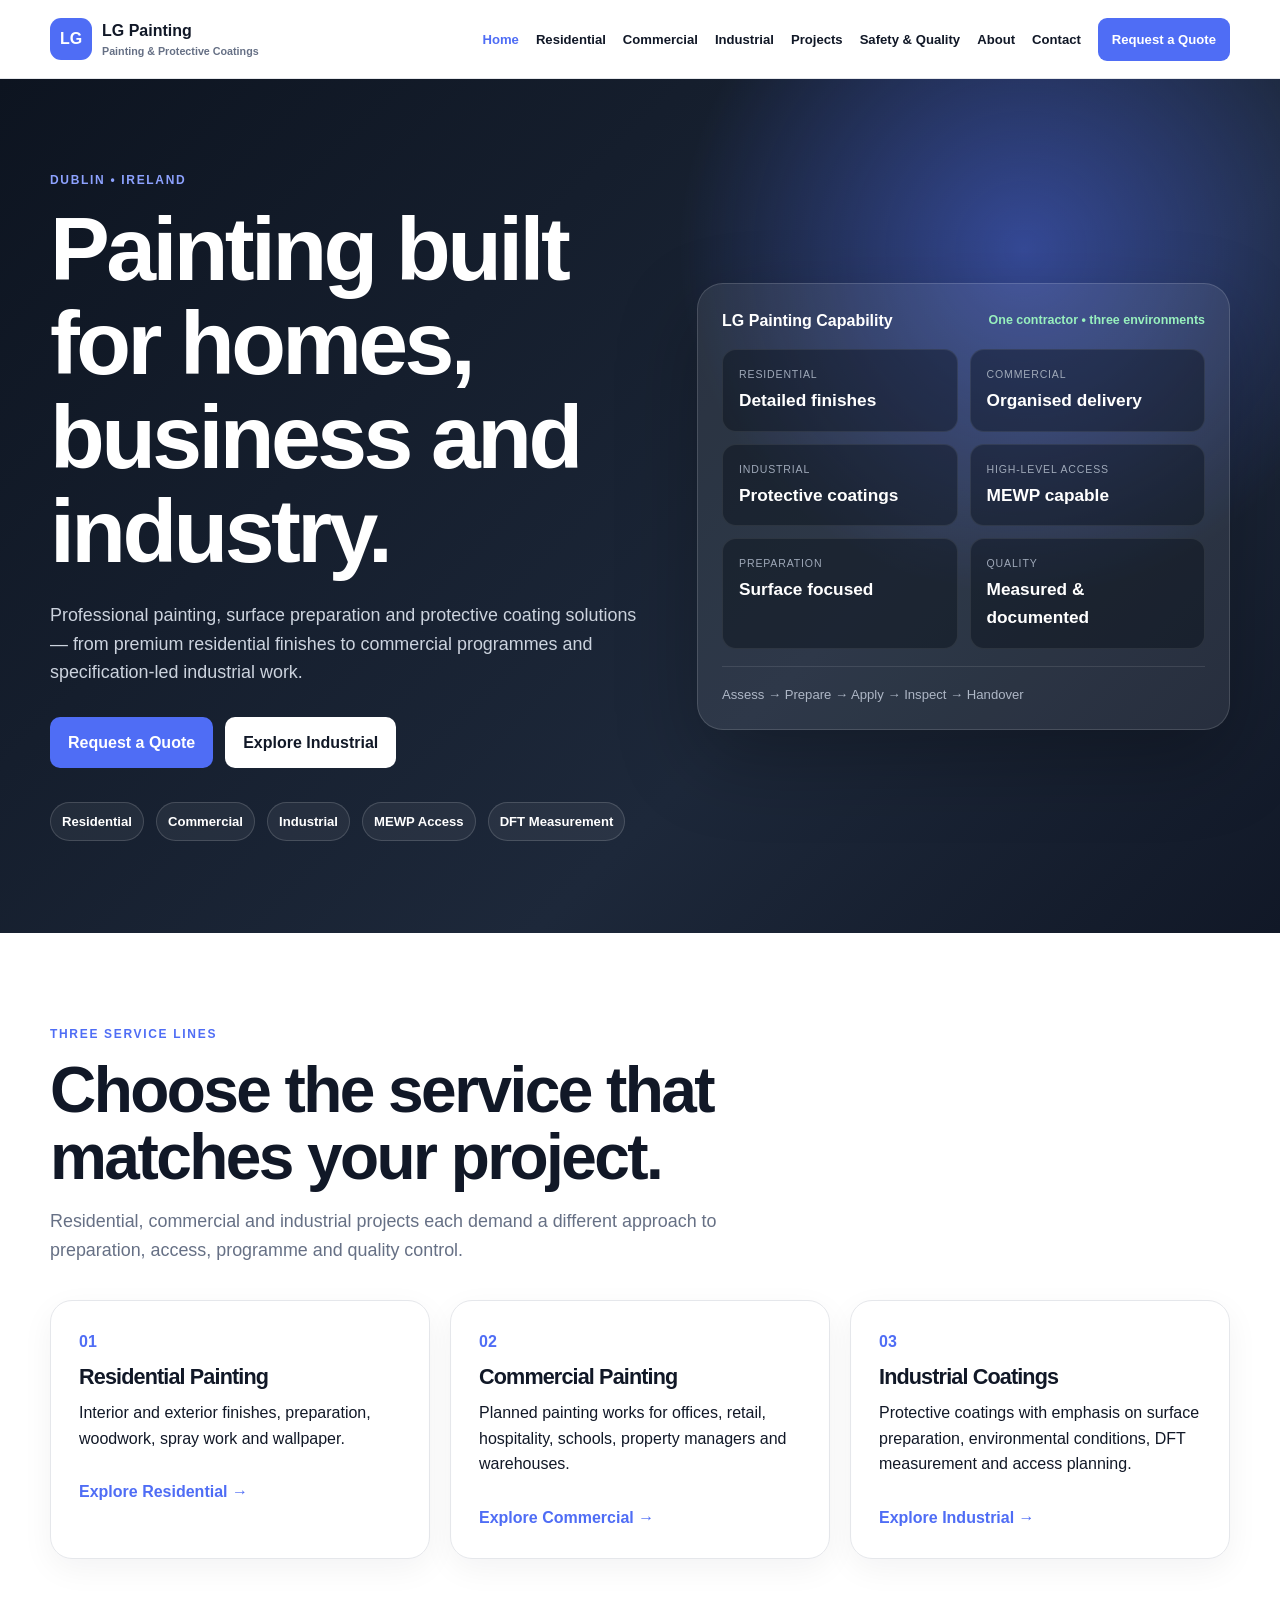
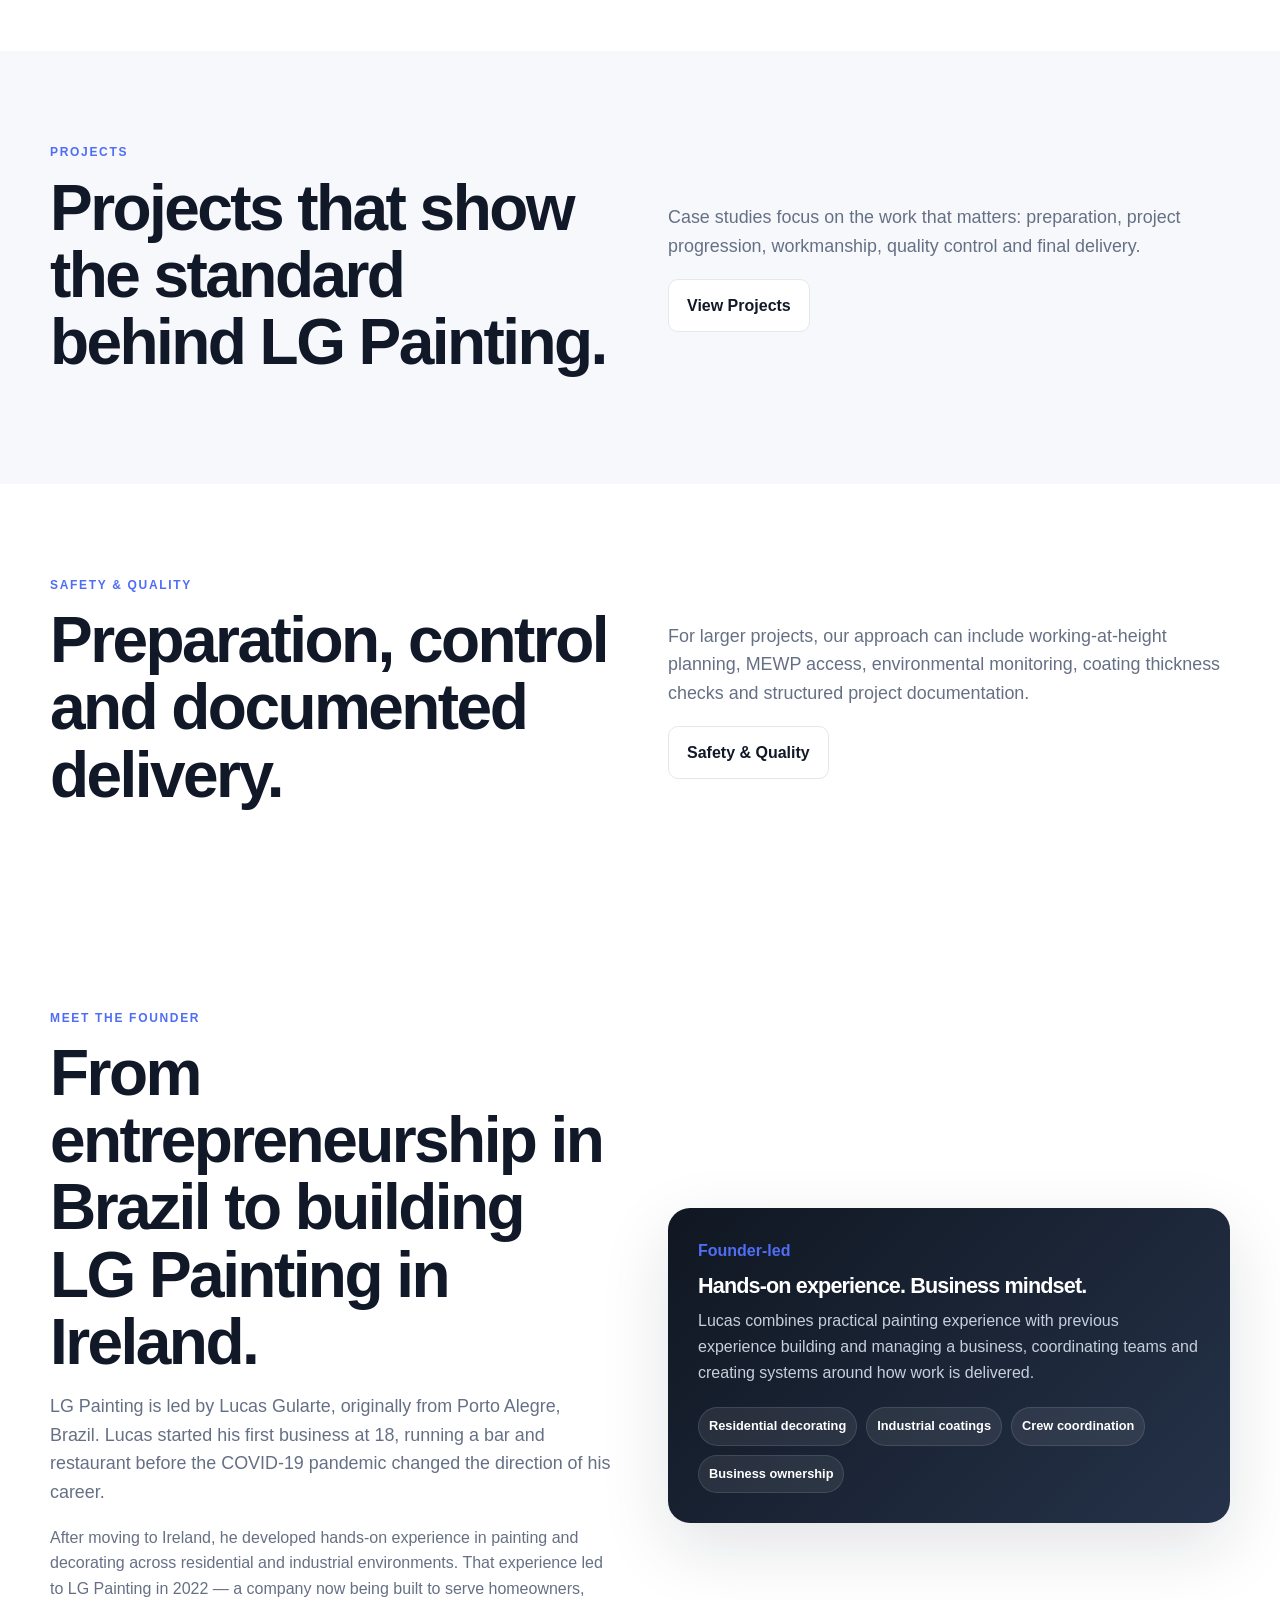
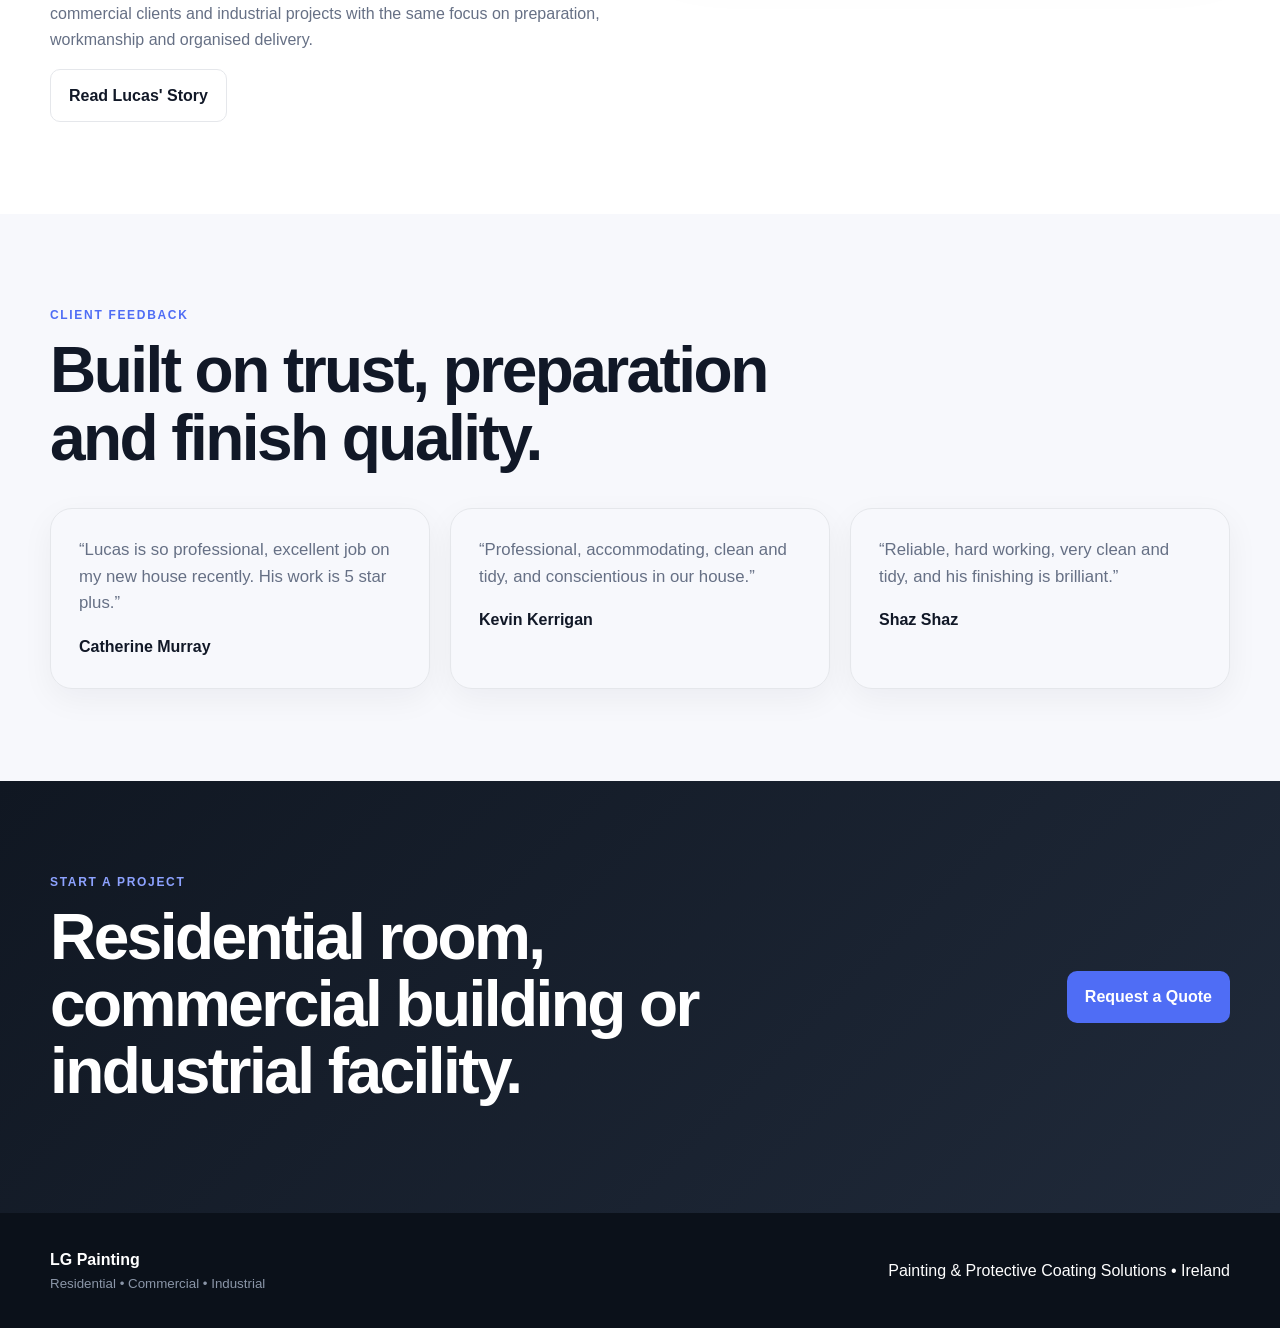
<file: index.html>
<!doctype html><html lang="en"><head><meta charset="utf-8"><meta name="viewport" content="width=device-width,initial-scale=1"><meta name="description" content="LG Painting provides residential, commercial and industrial painting and protective coating solutions across Ireland."><title>LG Painting | Residential, Commercial & Industrial</title><link rel="stylesheet" href="styles.css"></head><body><header class="header"><div class="wrap nav"><a class="brand" href="index.html"><span>LG</span><b>LG Painting<small>Painting & Protective Coatings</small></b></a><button class="menu" aria-label="Open menu">☰</button><nav><a class="active" href="index.html">Home</a><a href="residential.html">Residential</a><a href="commercial.html">Commercial</a><a href="industrial.html">Industrial</a><a href="projects.html">Projects</a><a href="safety-quality.html">Safety & Quality</a><a href="about.html">About</a><a href="contact.html">Contact</a><a class="quote" href="contact.html">Request a Quote</a></nav></div></header><main>
<section class="hero"><div class="wrap hero-grid"><div><p class="kicker">Dublin • Ireland</p><h1>Painting built for homes, business and industry.</h1><p class="lead">Professional painting, surface preparation and protective coating solutions — from premium residential finishes to commercial programmes and specification-led industrial work.</p><div class="actions"><a class="btn primary" href="contact.html">Request a Quote</a><a class="btn ghost" href="industrial.html">Explore Industrial</a></div><div class="tags"><span>Residential</span><span>Commercial</span><span>Industrial</span><span>MEWP Access</span><span>DFT Measurement</span></div></div>
<div class="dashboard"><div class="dash-top"><b>LG Painting Capability</b><em>One contractor • three environments</em></div><div class="metrics"><div><small>Residential</small><strong>Detailed finishes</strong></div><div><small>Commercial</small><strong>Organised delivery</strong></div><div><small>Industrial</small><strong>Protective coatings</strong></div><div><small>High-level access</small><strong>MEWP capable</strong></div><div><small>Preparation</small><strong>Surface focused</strong></div><div><small>Quality</small><strong>Measured & documented</strong></div></div><div class="flow">Assess → Prepare → Apply → Inspect → Handover</div></div></div></section>

<section class="section"><div class="wrap"><p class="kicker">Three service lines</p><h2>Choose the service that matches your project.</h2><p class="lead">Residential, commercial and industrial projects each demand a different approach to preparation, access, programme and quality control.</p><div class="cards"><article><span class="num">01</span><h3>Residential Painting</h3><p>Interior and exterior finishes, preparation, woodwork, spray work and wallpaper.</p><a class="text-link" href="residential.html">Explore Residential →</a></article><article><span class="num">02</span><h3>Commercial Painting</h3><p>Planned painting works for offices, retail, hospitality, schools, property managers and warehouses.</p><a class="text-link" href="commercial.html">Explore Commercial →</a></article><article><span class="num">03</span><h3>Industrial Coatings</h3><p>Protective coatings with emphasis on surface preparation, environmental conditions, DFT measurement and access planning.</p><a class="text-link" href="industrial.html">Explore Industrial →</a></article></div></div></section>

<section class="section soft"><div class="wrap split"><div><p class="kicker">Projects</p><h2>Projects that show the standard behind LG Painting.</h2></div><div><p class="lead">Case studies focus on the work that matters: preparation, project progression, workmanship, quality control and final delivery.</p><a class="btn outline" href="projects.html">View Projects</a></div></div></section>

<section class="section"><div class="wrap split"><div><p class="kicker">Safety & Quality</p><h2>Preparation, control and documented delivery.</h2></div><div><p class="lead">For larger projects, our approach can include working-at-height planning, MEWP access, environmental monitoring, coating thickness checks and structured project documentation.</p><a class="btn outline" href="safety-quality.html">Safety & Quality</a></div></div></section>

<section class="section"><div class="wrap split"><div><p class="kicker">Meet the founder</p><h2>From entrepreneurship in Brazil to building LG Painting in Ireland.</h2><p class="lead">LG Painting is led by Lucas Gularte, originally from Porto Alegre, Brazil. Lucas started his first business at 18, running a bar and restaurant before the COVID-19 pandemic changed the direction of his career.</p><p class="muted">After moving to Ireland, he developed hands-on experience in painting and decorating across residential and industrial environments. That experience led to LG Painting in 2022 — a company now being built to serve homeowners, commercial clients and industrial projects with the same focus on preparation, workmanship and organised delivery.</p><a class="btn outline" href="about.html">Read Lucas' Story</a></div><div class="founder-panel"><span class="num">Founder-led</span><h3>Hands-on experience. Business mindset.</h3><p>Lucas combines practical painting experience with previous experience building and managing a business, coordinating teams and creating systems around how work is delivered.</p><div class="founder-points"><span>Residential decorating</span><span>Industrial coatings</span><span>Crew coordination</span><span>Business ownership</span></div></div></div></section><section class="section soft"><div class="wrap"><p class="kicker">Client feedback</p><h2>Built on trust, preparation and finish quality.</h2><div class="cards"><article><p class="quote-copy">“Lucas is so professional, excellent job on my new house recently. His work is 5 star plus.”</p><strong>Catherine Murray</strong></article><article><p class="quote-copy">“Professional, accommodating, clean and tidy, and conscientious in our house.”</p><strong>Kevin Kerrigan</strong></article><article><p class="quote-copy">“Reliable, hard working, very clean and tidy, and his finishing is brilliant.”</p><strong>Shaz Shaz</strong></article></div></div></section>

<section class="section dark"><div class="wrap cta-strip"><div><p class="kicker">Start a project</p><h2>Residential room, commercial building or industrial facility.</h2></div><a class="btn primary" href="contact.html">Request a Quote</a></div></section></main><footer><div class="wrap foot"><div><b>LG Painting</b><small>Residential • Commercial • Industrial</small></div><div>Painting & Protective Coating Solutions • Ireland</div></div></footer><script src="script.js"></script></body></html>
</file>
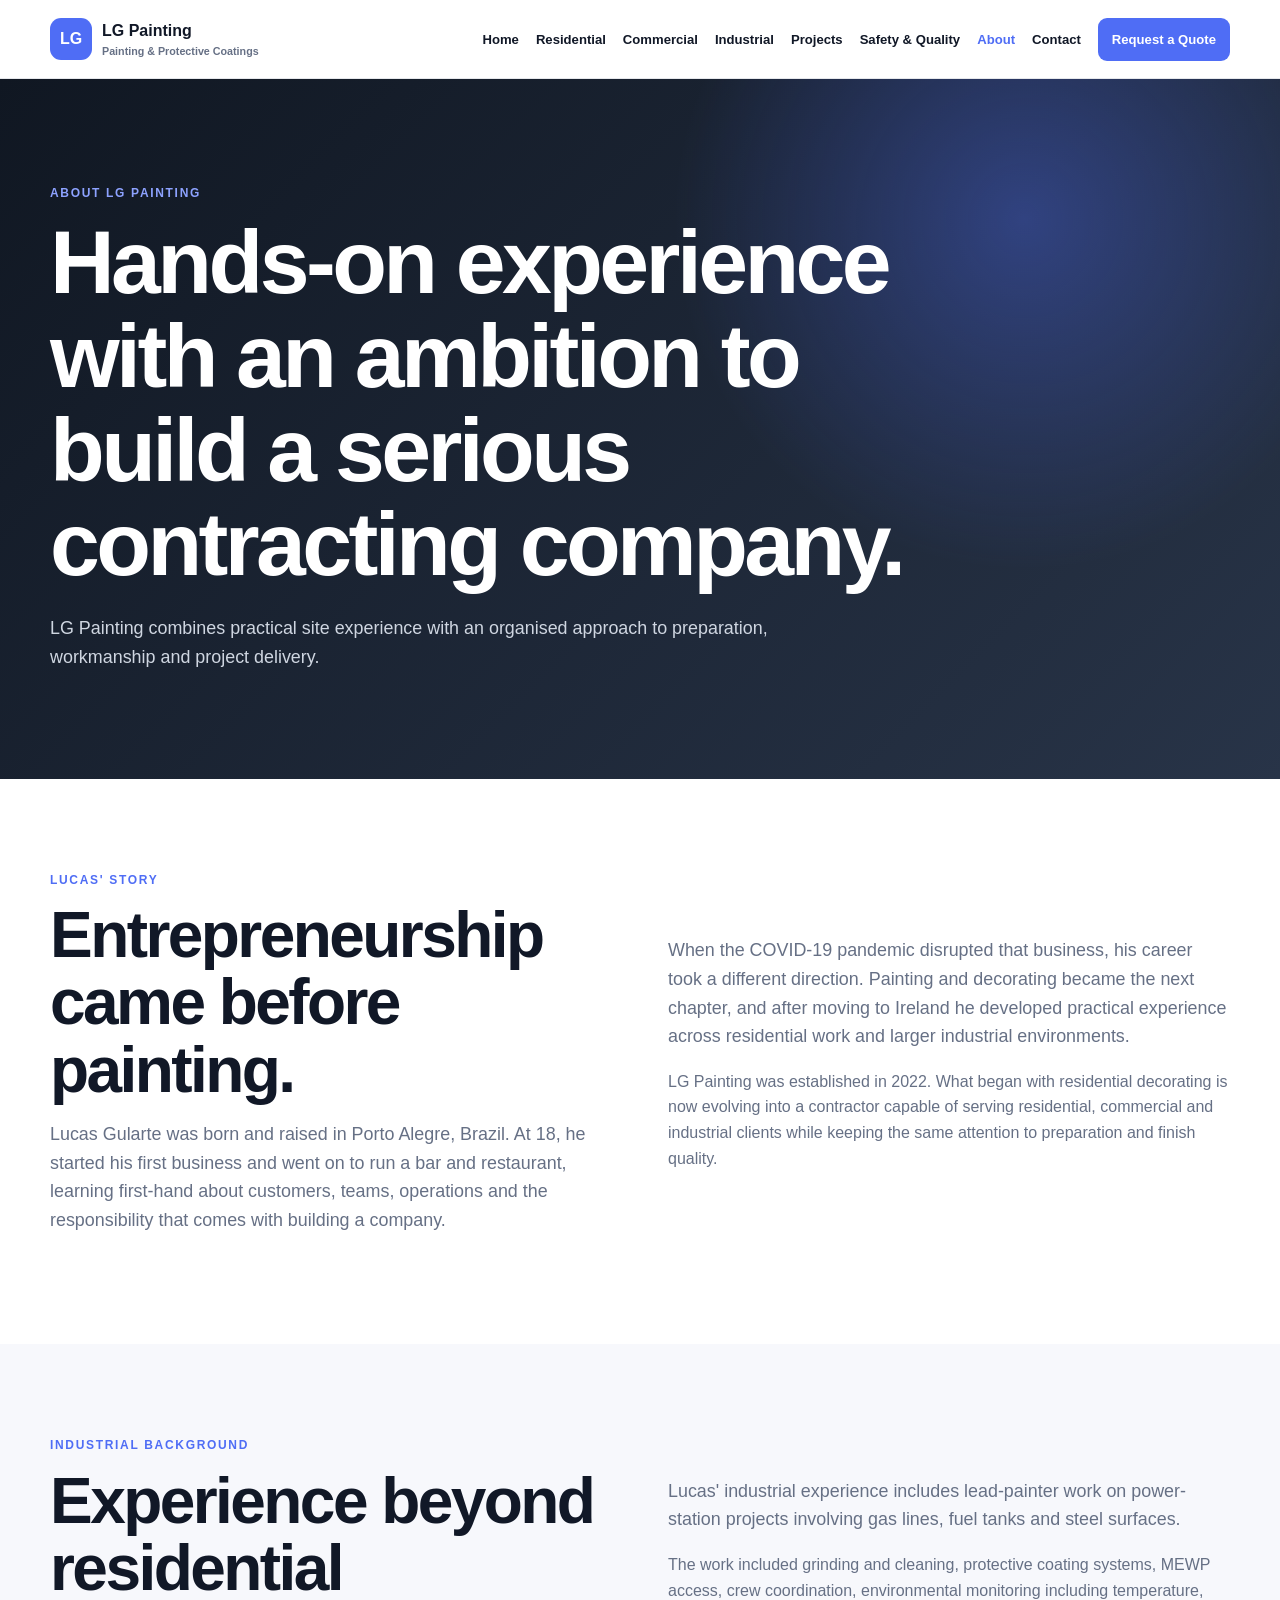
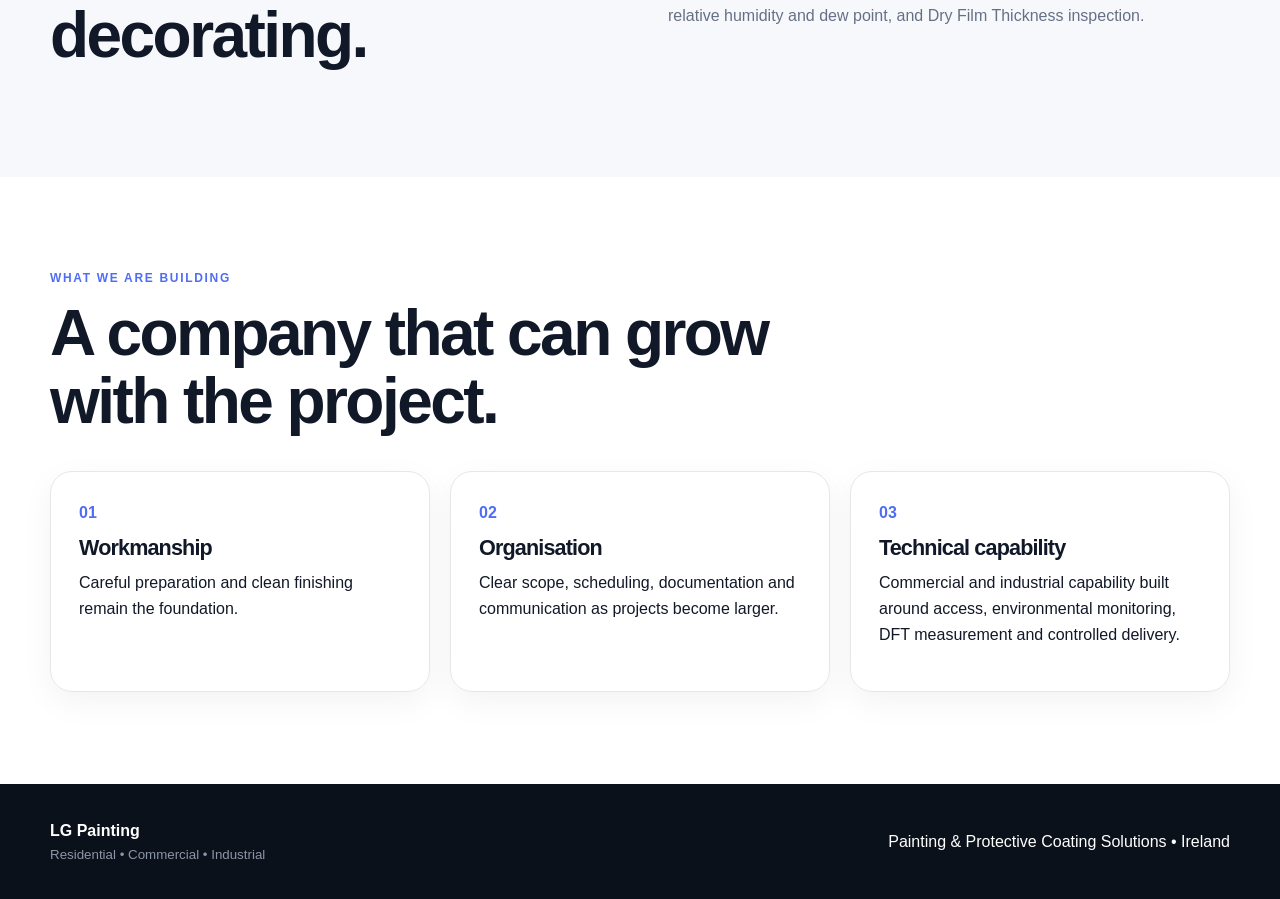
<file: about.html>
<!doctype html><html lang="en"><head><meta charset="utf-8"><meta name="viewport" content="width=device-width,initial-scale=1"><meta name="description" content="Learn about LG Painting, a hands-on painting contractor in Ireland with residential, commercial and industrial coating experience."><title>About LG Painting | Ireland</title><link rel="stylesheet" href="styles.css"></head><body><header class="header"><div class="wrap nav"><a class="brand" href="index.html"><span>LG</span><b>LG Painting<small>Painting & Protective Coatings</small></b></a><button class="menu" aria-label="Open menu">☰</button><nav><a href="index.html">Home</a><a href="residential.html">Residential</a><a href="commercial.html">Commercial</a><a href="industrial.html">Industrial</a><a href="projects.html">Projects</a><a href="safety-quality.html">Safety & Quality</a><a class="active" href="about.html">About</a><a href="contact.html">Contact</a><a class="quote" href="contact.html">Request a Quote</a></nav></div></header><main>
<section class="page-hero about-hero"><div class="wrap"><p class="kicker">About LG Painting</p><h1>Hands-on experience with an ambition to build a serious contracting company.</h1><p class="lead">LG Painting combines practical site experience with an organised approach to preparation, workmanship and project delivery.</p></div></section>
<section class="section"><div class="wrap split"><div><p class="kicker">Lucas' story</p><h2>Entrepreneurship came before painting.</h2><p class="lead">Lucas Gularte was born and raised in Porto Alegre, Brazil. At 18, he started his first business and went on to run a bar and restaurant, learning first-hand about customers, teams, operations and the responsibility that comes with building a company.</p></div><div><p class="lead">When the COVID-19 pandemic disrupted that business, his career took a different direction. Painting and decorating became the next chapter, and after moving to Ireland he developed practical experience across residential work and larger industrial environments.</p><p class="muted">LG Painting was established in 2022. What began with residential decorating is now evolving into a contractor capable of serving residential, commercial and industrial clients while keeping the same attention to preparation and finish quality.</p></div></div></section>
<section class="section soft"><div class="wrap split"><div><p class="kicker">Industrial background</p><h2>Experience beyond residential decorating.</h2></div><div><p class="lead">Lucas' industrial experience includes lead-painter work on power-station projects involving gas lines, fuel tanks and steel surfaces.</p><p class="muted">The work included grinding and cleaning, protective coating systems, MEWP access, crew coordination, environmental monitoring including temperature, relative humidity and dew point, and Dry Film Thickness inspection.</p></div></div></section>
<section class="section"><div class="wrap"><p class="kicker">What we are building</p><h2>A company that can grow with the project.</h2><div class="cards"><article><span class="num">01</span><h3>Workmanship</h3><p>Careful preparation and clean finishing remain the foundation.</p></article><article><span class="num">02</span><h3>Organisation</h3><p>Clear scope, scheduling, documentation and communication as projects become larger.</p></article><article><span class="num">03</span><h3>Technical capability</h3><p>Commercial and industrial capability built around access, environmental monitoring, DFT measurement and controlled delivery.</p></article></div></div></section></main><footer><div class="wrap foot"><div><b>LG Painting</b><small>Residential • Commercial • Industrial</small></div><div>Painting & Protective Coating Solutions • Ireland</div></div></footer><script src="script.js"></script></body></html>
</file>
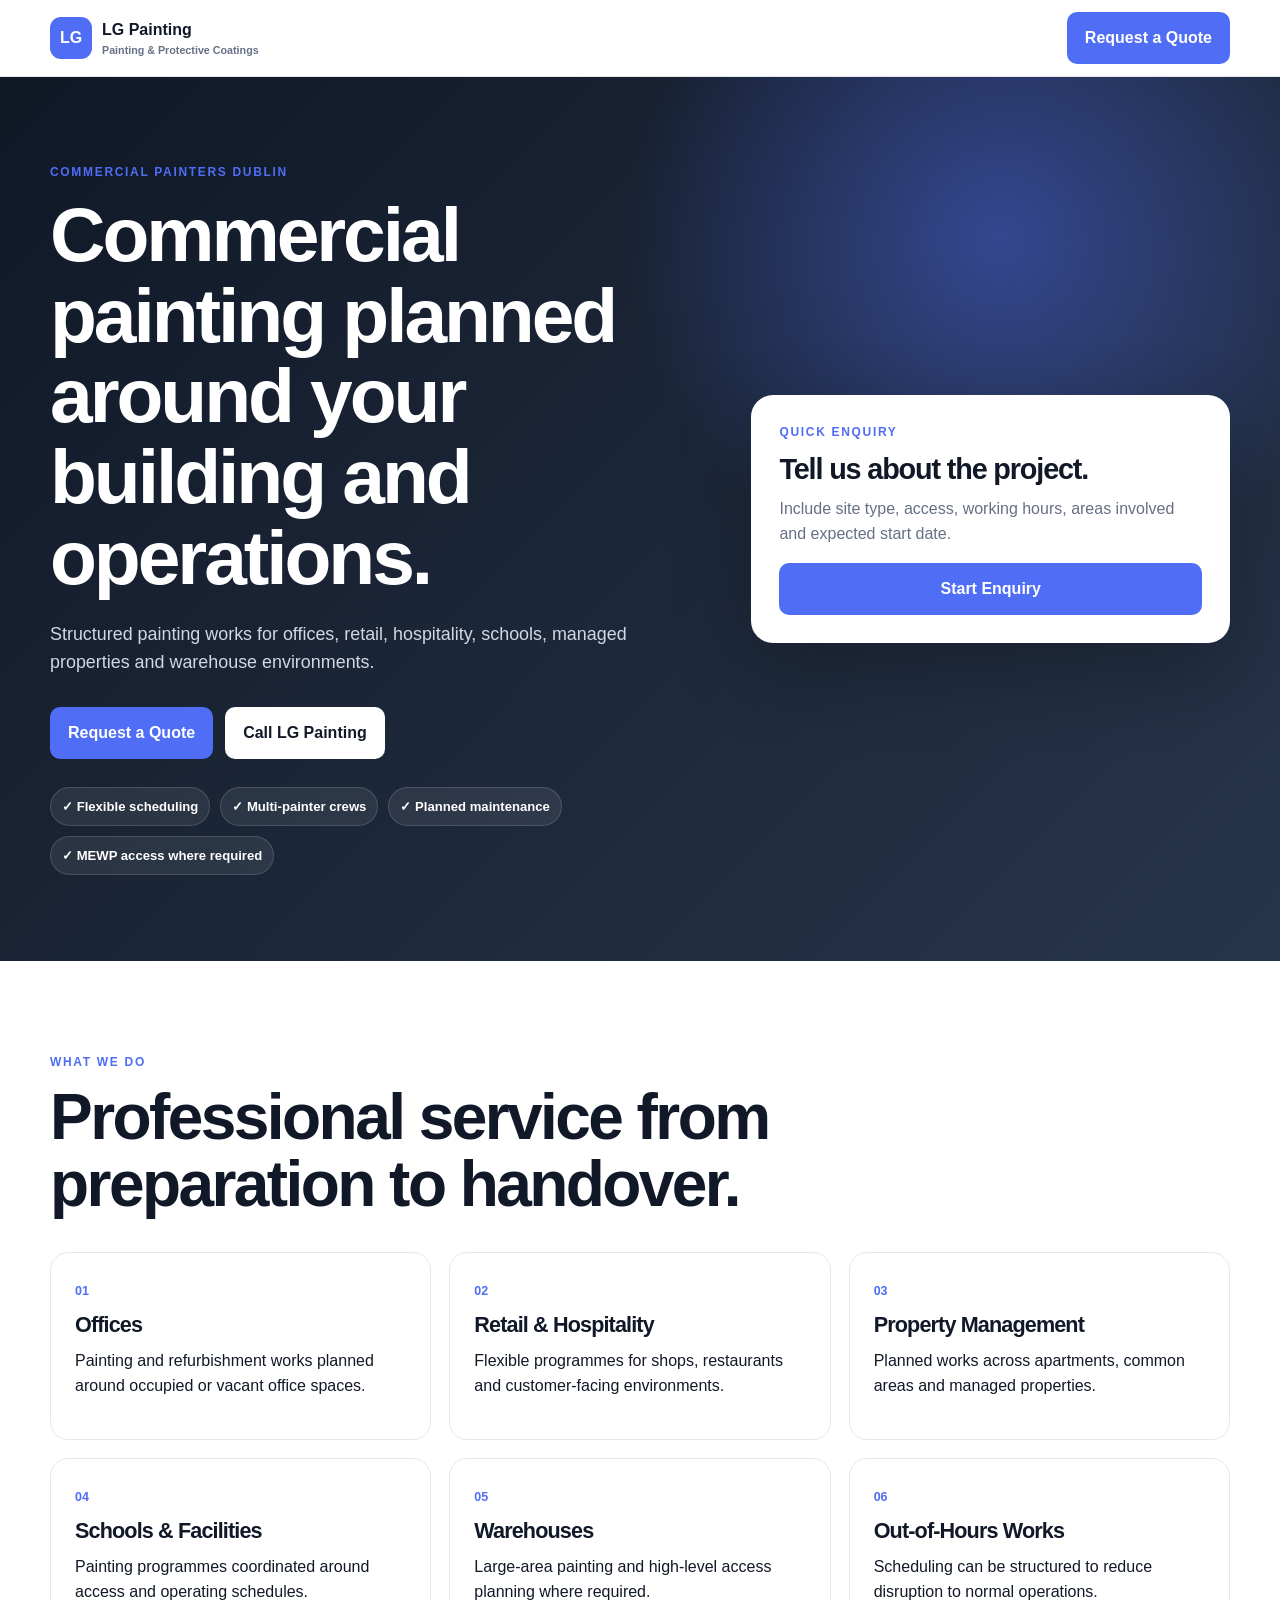
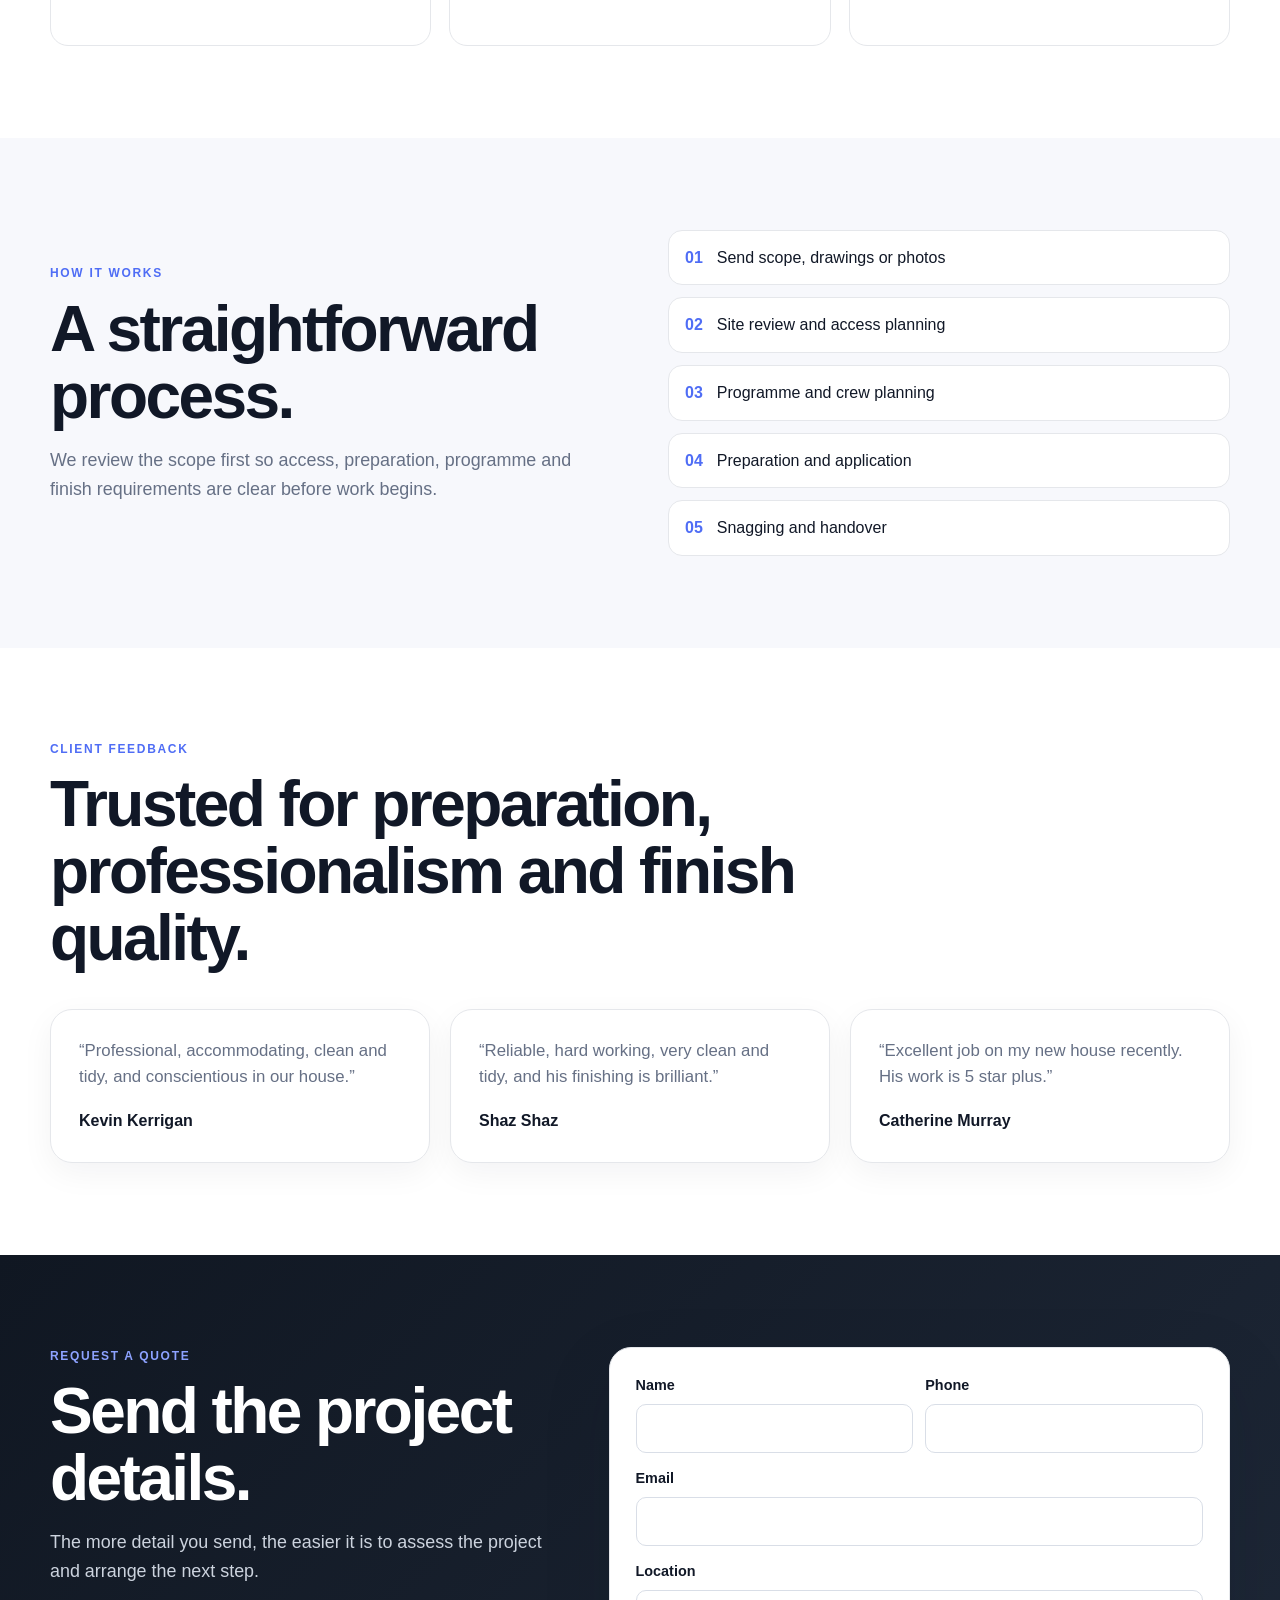
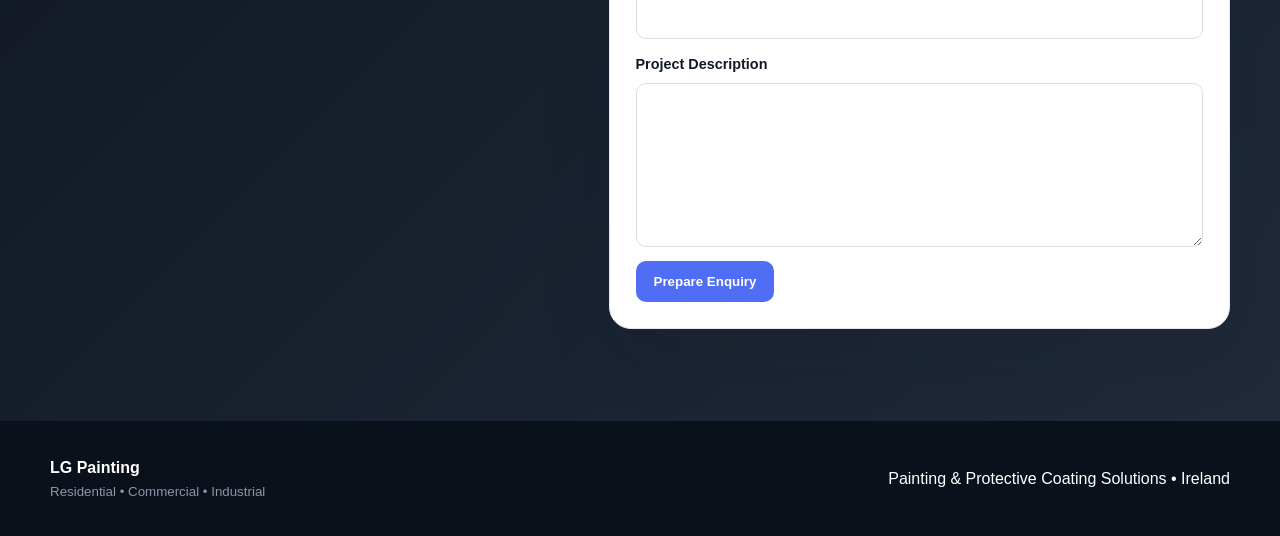
<file: commercial-painting-dublin.html>
<!doctype html><html lang="en"><head><meta charset="utf-8"><meta name="viewport" content="width=device-width,initial-scale=1"><meta name="description" content="Commercial painting contractors in Dublin for offices, retail, hospitality, schools, managed properties, warehouses and planned maintenance."><meta name="robots" content="index,follow"><title>Commercial Painters Dublin | LG Painting</title><link rel="stylesheet" href="styles.css"></head><body><header class="lp-header"><div class="wrap lp-nav"><a class="brand" href="index.html"><span>LG</span><b>LG Painting<small>Painting & Protective Coatings</small></b></a><a class="btn primary" href="#quote">Request a Quote</a></div></header><main>
<section class="lp-hero "><div class="wrap lp-hero-grid"><div><p class="kicker">Commercial Painters Dublin</p><h1>Commercial painting planned around your building and operations.</h1><p class="lead">Structured painting works for offices, retail, hospitality, schools, managed properties and warehouse environments.</p><div class="actions"><a class="btn primary" href="#quote">Request a Quote</a><a class="btn ghost" href="tel:">Call LG Painting</a></div><div class="lp-trust"><span>✓ Flexible scheduling</span><span>✓ Multi-painter crews</span><span>✓ Planned maintenance</span><span>✓ MEWP access where required</span></div></div><aside class="lp-card"><p class="kicker">Quick Enquiry</p><h3>Tell us about the project.</h3><p class="muted">Include site type, access, working hours, areas involved and expected start date.</p><a class="btn primary lp-full" href="#quote">Start Enquiry</a></aside></div></section>
<section class="section"><div class="wrap"><p class="kicker">What we do</p><h2>Professional service from preparation to handover.</h2><div class="service-grid"><article><span>01</span><h3>Offices</h3><p>Painting and refurbishment works planned around occupied or vacant office spaces.</p></article><article><span>02</span><h3>Retail & Hospitality</h3><p>Flexible programmes for shops, restaurants and customer-facing environments.</p></article><article><span>03</span><h3>Property Management</h3><p>Planned works across apartments, common areas and managed properties.</p></article><article><span>04</span><h3>Schools & Facilities</h3><p>Painting programmes coordinated around access and operating schedules.</p></article><article><span>05</span><h3>Warehouses</h3><p>Large-area painting and high-level access planning where required.</p></article><article><span>06</span><h3>Out-of-Hours Works</h3><p>Scheduling can be structured to reduce disruption to normal operations.</p></article></div></div></section>
<section class="section soft"><div class="wrap split"><div><p class="kicker">How it works</p><h2>A straightforward process.</h2><p class="lead">We review the scope first so access, preparation, programme and finish requirements are clear before work begins.</p></div><div class="steps"><div><b>01</b><span>Send scope, drawings or photos</span></div><div><b>02</b><span>Site review and access planning</span></div><div><b>03</b><span>Programme and crew planning</span></div><div><b>04</b><span>Preparation and application</span></div><div><b>05</b><span>Snagging and handover</span></div></div></div></section>
<section class="section"><div class="wrap"><p class="kicker">Client feedback</p><h2>Trusted for preparation, professionalism and finish quality.</h2><div class="cards"><article><p class="quote-copy">“Professional, accommodating, clean and tidy, and conscientious in our house.”</p><strong>Kevin Kerrigan</strong></article><article><p class="quote-copy">“Reliable, hard working, very clean and tidy, and his finishing is brilliant.”</p><strong>Shaz Shaz</strong></article><article><p class="quote-copy">“Excellent job on my new house recently. His work is 5 star plus.”</p><strong>Catherine Murray</strong></article></div></div></section>
<section class="section dark" id="quote"><div class="wrap contact"><div><p class="kicker">Request a quote</p><h2>Send the project details.</h2><p class="lead">The more detail you send, the easier it is to assess the project and arrange the next step.</p></div><form id="quoteForm"><div class="two"><label>Name<input name="name" required></label><label>Phone<input name="phone"></label></div><label>Email<input type="email" name="email" required></label><label>Location<input name="location"></label><label>Project Description<textarea name="message" rows="6"></textarea></label><button class="btn primary" type="submit">Prepare Enquiry</button><p id="notice" class="notice"></p></form></div></section>
</main><footer><div class="wrap foot"><div><b>LG Painting</b><small>Residential • Commercial • Industrial</small></div><div>Painting & Protective Coating Solutions • Ireland</div></div></footer><script src="script.js"></script></body></html>
</file>
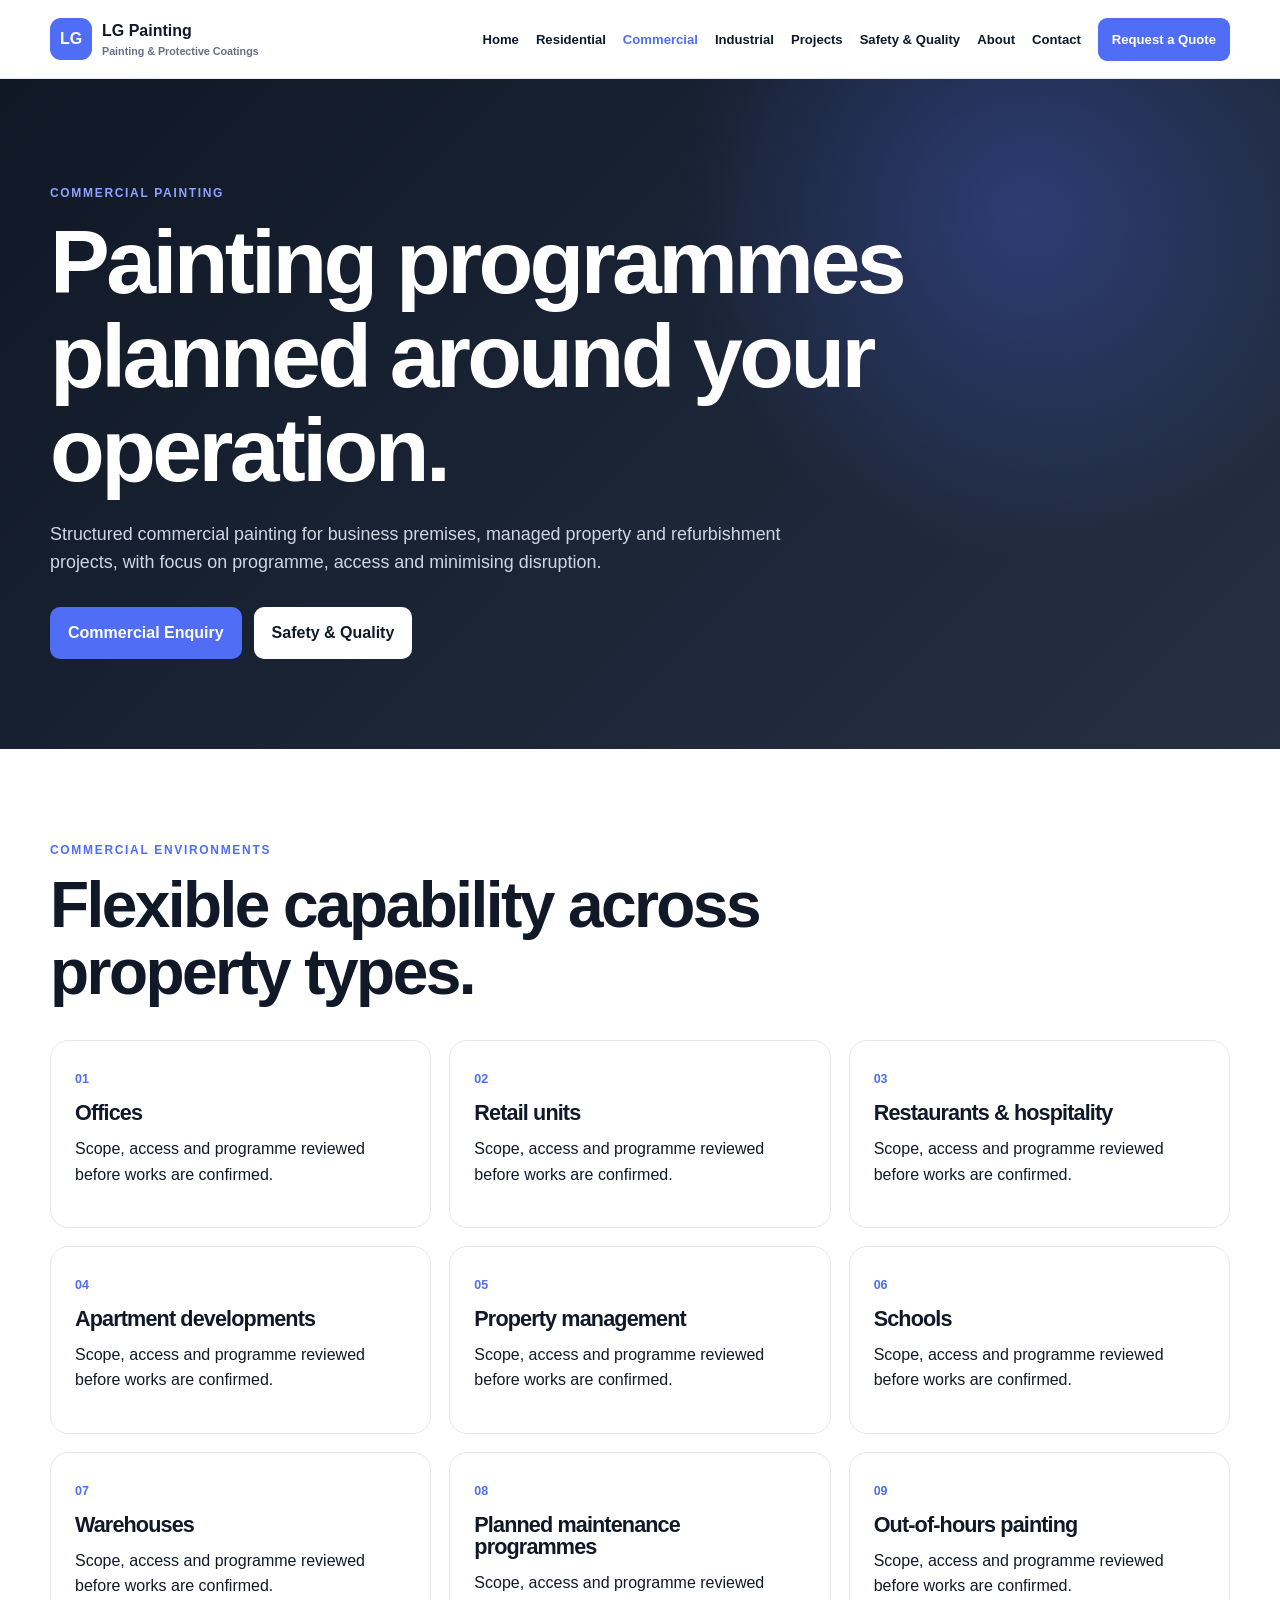
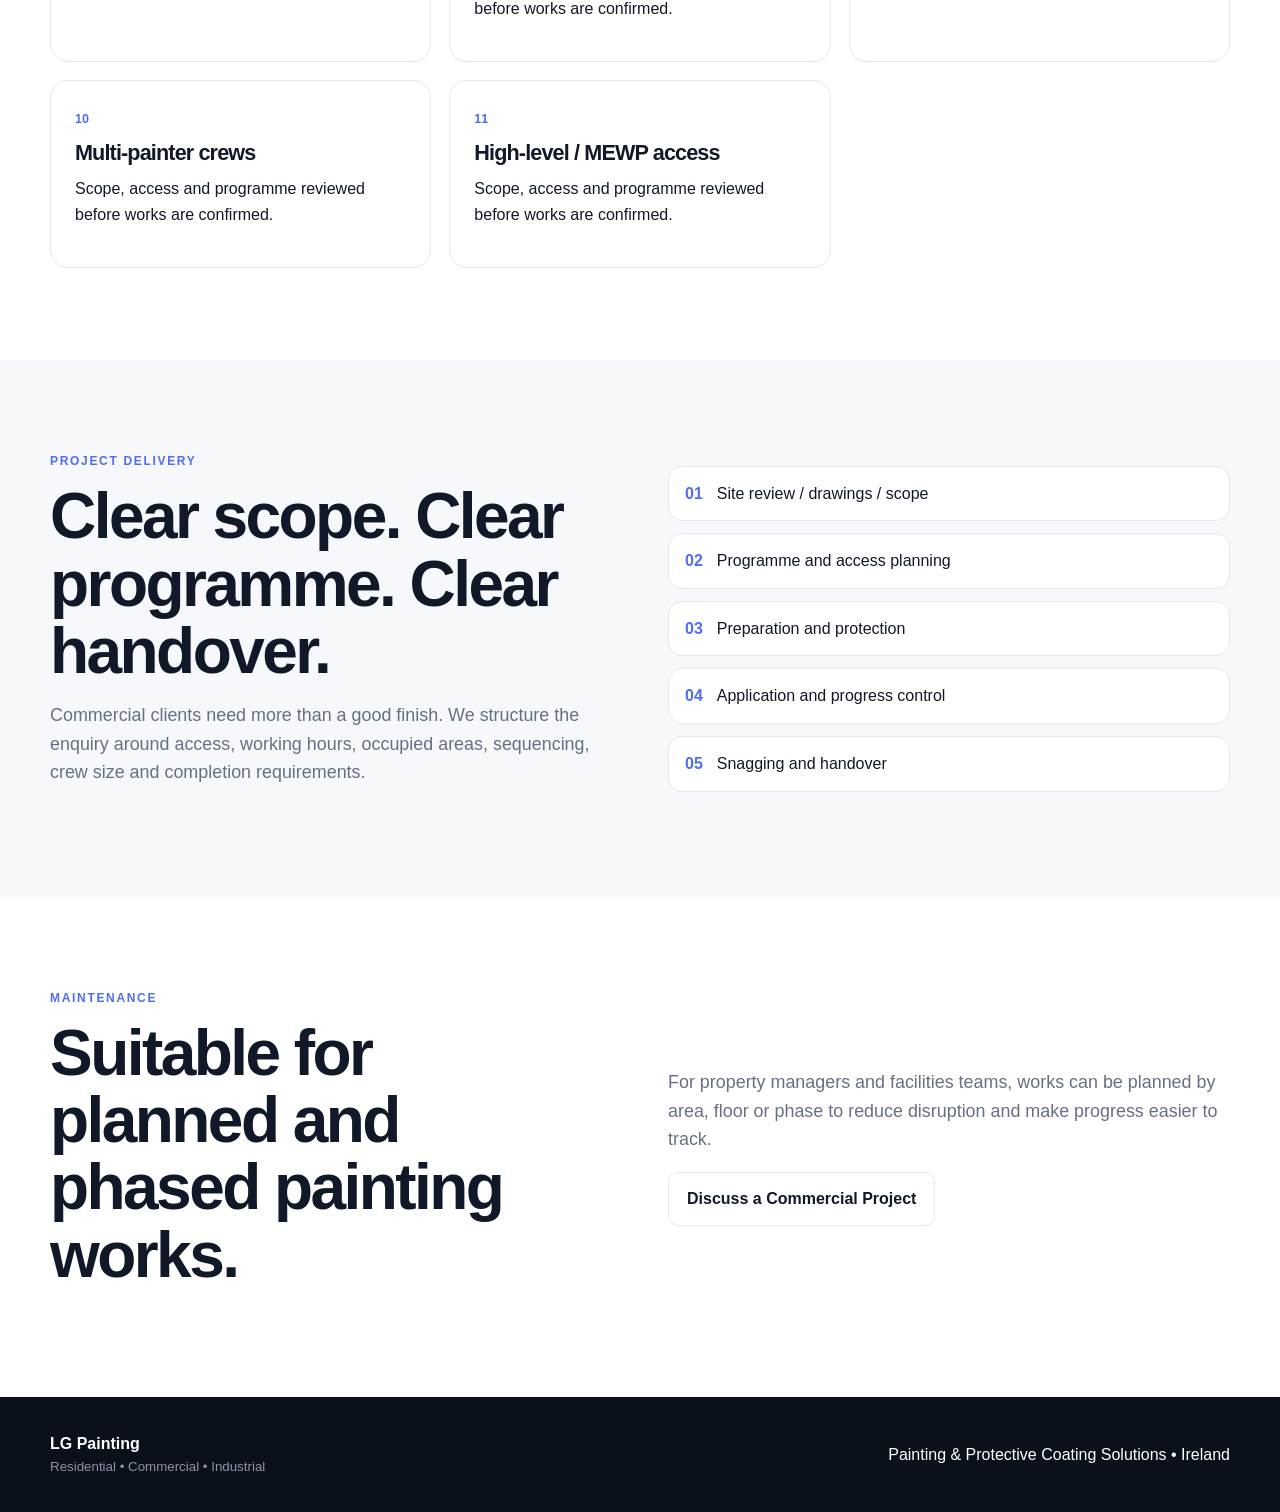
<file: commercial.html>
<!doctype html><html lang="en"><head><meta charset="utf-8"><meta name="viewport" content="width=device-width,initial-scale=1"><meta name="description" content="Commercial painting services for offices, retail, hospitality, schools, warehouses and managed properties across Ireland."><title>Commercial Painting Contractors | LG Painting Ireland</title><link rel="stylesheet" href="styles.css"></head><body><header class="header"><div class="wrap nav"><a class="brand" href="index.html"><span>LG</span><b>LG Painting<small>Painting & Protective Coatings</small></b></a><button class="menu" aria-label="Open menu">☰</button><nav><a class="" href="index.html">Home</a><a class="" href="residential.html">Residential</a><a class="active" href="commercial.html">Commercial</a><a class="" href="industrial.html">Industrial</a><a class="" href="projects.html">Projects</a><a class="" href="safety-quality.html">Safety & Quality</a><a class="" href="about.html">About</a><a class="" href="contact.html">Contact</a><a class="quote" href="contact.html">Request a Quote</a></nav></div></header><main>
<section class="page-hero commercial-hero"><div class="wrap"><p class="kicker">Commercial Painting</p><h1>Painting programmes planned around your operation.</h1><p class="lead">Structured commercial painting for business premises, managed property and refurbishment projects, with focus on programme, access and minimising disruption.</p><div class="actions"><a class="btn primary" href="contact.html">Commercial Enquiry</a><a class="btn ghost" href="safety-quality.html">Safety & Quality</a></div></div></section>
<section class="section"><div class="wrap"><p class="kicker">Commercial environments</p><h2>Flexible capability across property types.</h2><div class="service-grid"><article><span>01</span><h3>Offices</h3><p>Scope, access and programme reviewed before works are confirmed.</p></article><article><span>02</span><h3>Retail units</h3><p>Scope, access and programme reviewed before works are confirmed.</p></article><article><span>03</span><h3>Restaurants & hospitality</h3><p>Scope, access and programme reviewed before works are confirmed.</p></article><article><span>04</span><h3>Apartment developments</h3><p>Scope, access and programme reviewed before works are confirmed.</p></article><article><span>05</span><h3>Property management</h3><p>Scope, access and programme reviewed before works are confirmed.</p></article><article><span>06</span><h3>Schools</h3><p>Scope, access and programme reviewed before works are confirmed.</p></article><article><span>07</span><h3>Warehouses</h3><p>Scope, access and programme reviewed before works are confirmed.</p></article><article><span>08</span><h3>Planned maintenance programmes</h3><p>Scope, access and programme reviewed before works are confirmed.</p></article><article><span>09</span><h3>Out-of-hours painting</h3><p>Scope, access and programme reviewed before works are confirmed.</p></article><article><span>10</span><h3>Multi-painter crews</h3><p>Scope, access and programme reviewed before works are confirmed.</p></article><article><span>11</span><h3>High-level / MEWP access</h3><p>Scope, access and programme reviewed before works are confirmed.</p></article></div></div></section>
<section class="section soft"><div class="wrap split"><div><p class="kicker">Project delivery</p><h2>Clear scope. Clear programme. Clear handover.</h2><p class="lead">Commercial clients need more than a good finish. We structure the enquiry around access, working hours, occupied areas, sequencing, crew size and completion requirements.</p></div><div class="steps"><div><b>01</b><span>Site review / drawings / scope</span></div><div><b>02</b><span>Programme and access planning</span></div><div><b>03</b><span>Preparation and protection</span></div><div><b>04</b><span>Application and progress control</span></div><div><b>05</b><span>Snagging and handover</span></div></div></div></section>
<section class="section"><div class="wrap split"><div><p class="kicker">Maintenance</p><h2>Suitable for planned and phased painting works.</h2></div><div><p class="lead">For property managers and facilities teams, works can be planned by area, floor or phase to reduce disruption and make progress easier to track.</p><a class="btn outline" href="contact.html">Discuss a Commercial Project</a></div></div></section></main><footer><div class="wrap foot"><div><b>LG Painting</b><small>Residential • Commercial • Industrial</small></div><div>Painting & Protective Coating Solutions • Ireland</div></div></footer><script src="script.js"></script></body></html>
</file>
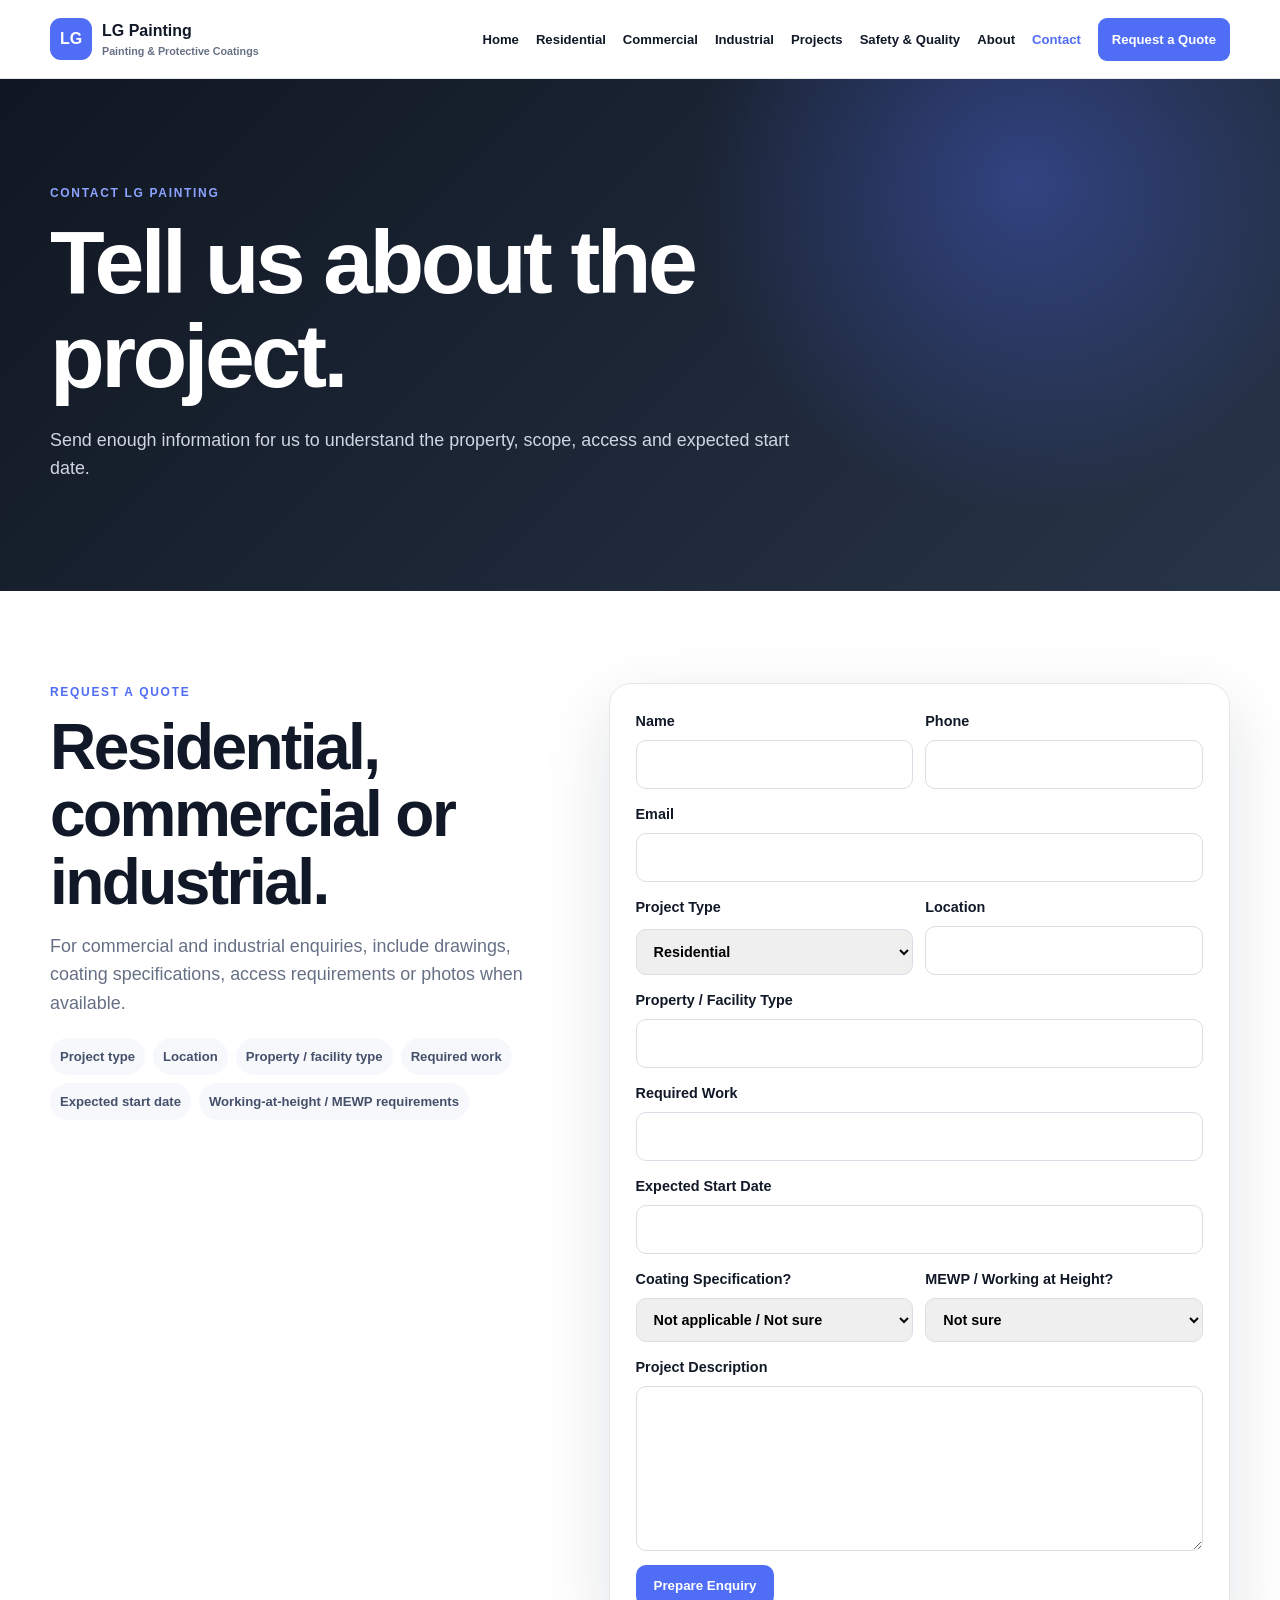
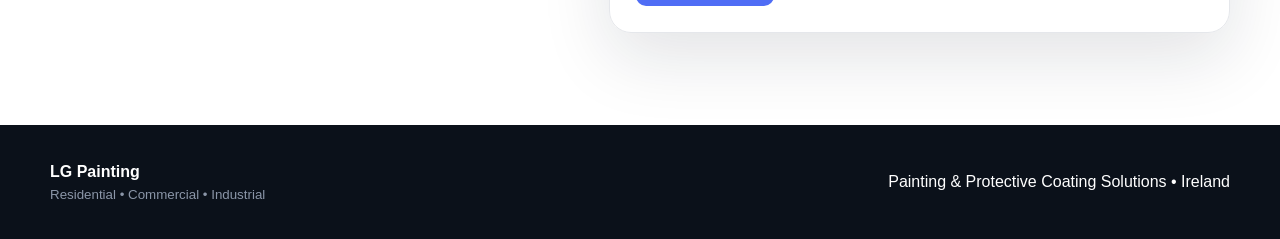
<file: contact.html>
<!doctype html><html lang="en"><head><meta charset="utf-8"><meta name="viewport" content="width=device-width,initial-scale=1"><meta name="description" content="Request a residential, commercial or industrial painting quote from LG Painting in Ireland."><title>Request a Quote | LG Painting Ireland</title><link rel="stylesheet" href="styles.css"></head><body><header class="header"><div class="wrap nav"><a class="brand" href="index.html"><span>LG</span><b>LG Painting<small>Painting & Protective Coatings</small></b></a><button class="menu" aria-label="Open menu">☰</button><nav><a class="" href="index.html">Home</a><a class="" href="residential.html">Residential</a><a class="" href="commercial.html">Commercial</a><a class="" href="industrial.html">Industrial</a><a class="" href="projects.html">Projects</a><a class="" href="safety-quality.html">Safety & Quality</a><a class="" href="about.html">About</a><a class="active" href="contact.html">Contact</a><a class="quote" href="contact.html">Request a Quote</a></nav></div></header><main>
<section class="page-hero contact-hero"><div class="wrap"><p class="kicker">Contact LG Painting</p><h1>Tell us about the project.</h1><p class="lead">Send enough information for us to understand the property, scope, access and expected start date.</p></div></section>
<section class="section"><div class="wrap contact"><div><p class="kicker">Request a quote</p><h2>Residential, commercial or industrial.</h2><p class="lead">For commercial and industrial enquiries, include drawings, coating specifications, access requirements or photos when available.</p><div class="contact-points"><span>Project type</span><span>Location</span><span>Property / facility type</span><span>Required work</span><span>Expected start date</span><span>Working-at-height / MEWP requirements</span></div></div><form id="quoteForm"><div class="two"><label>Name<input name="name" required></label><label>Phone<input name="phone"></label></div><label>Email<input type="email" name="email" required></label><div class="two"><label>Project Type<select name="type"><option>Residential</option><option>Commercial</option><option>Industrial</option></select></label><label>Location<input name="location"></label></div><label>Property / Facility Type<input name="facility"></label><label>Required Work<input name="work"></label><label>Expected Start Date<input name="start"></label><div class="two"><label>Coating Specification?<select name="spec"><option>Not applicable / Not sure</option><option>Yes</option><option>No</option></select></label><label>MEWP / Working at Height?<select name="mewp"><option>Not sure</option><option>Yes</option><option>No</option></select></label></div><label>Project Description<textarea name="message" rows="6"></textarea></label><button class="btn primary" type="submit">Prepare Enquiry</button><p id="notice" class="notice"></p></form></div></section></main><footer><div class="wrap foot"><div><b>LG Painting</b><small>Residential • Commercial • Industrial</small></div><div>Painting & Protective Coating Solutions • Ireland</div></div></footer><script src="script.js"></script></body></html>
</file>
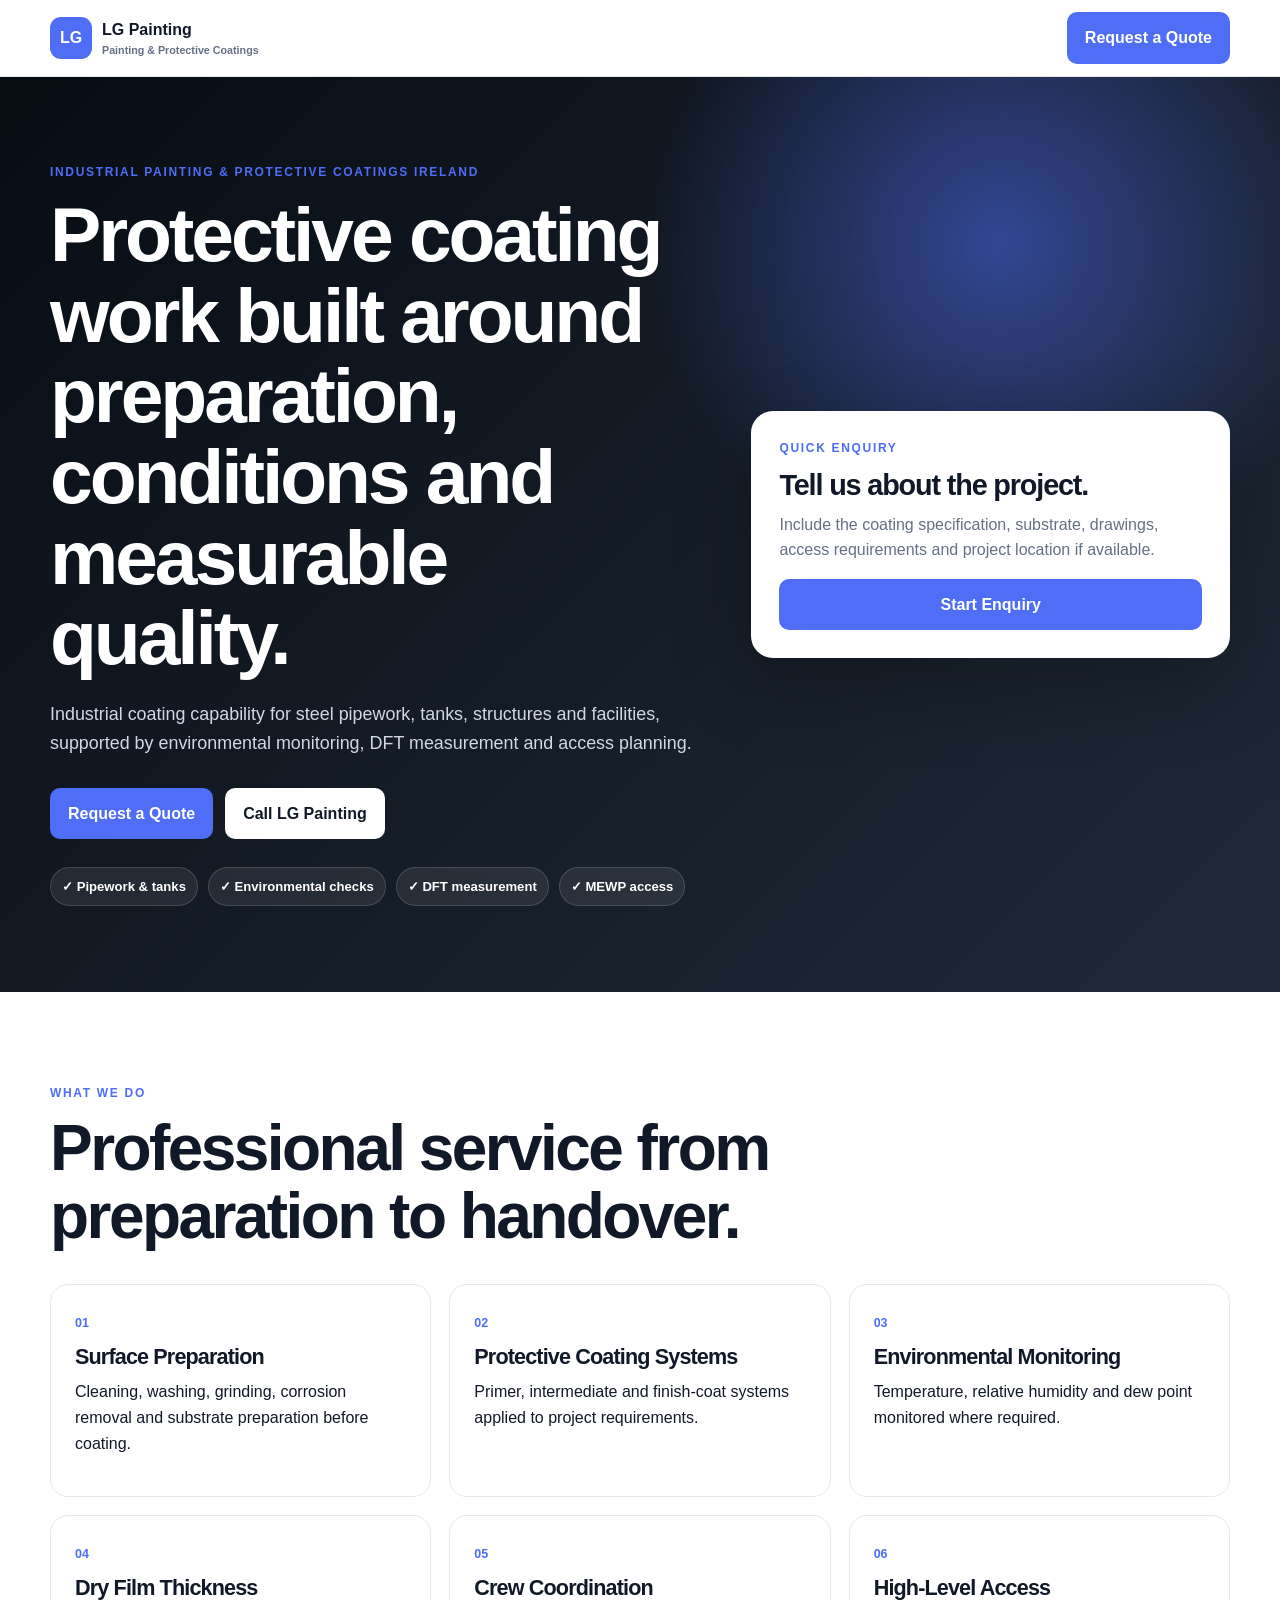
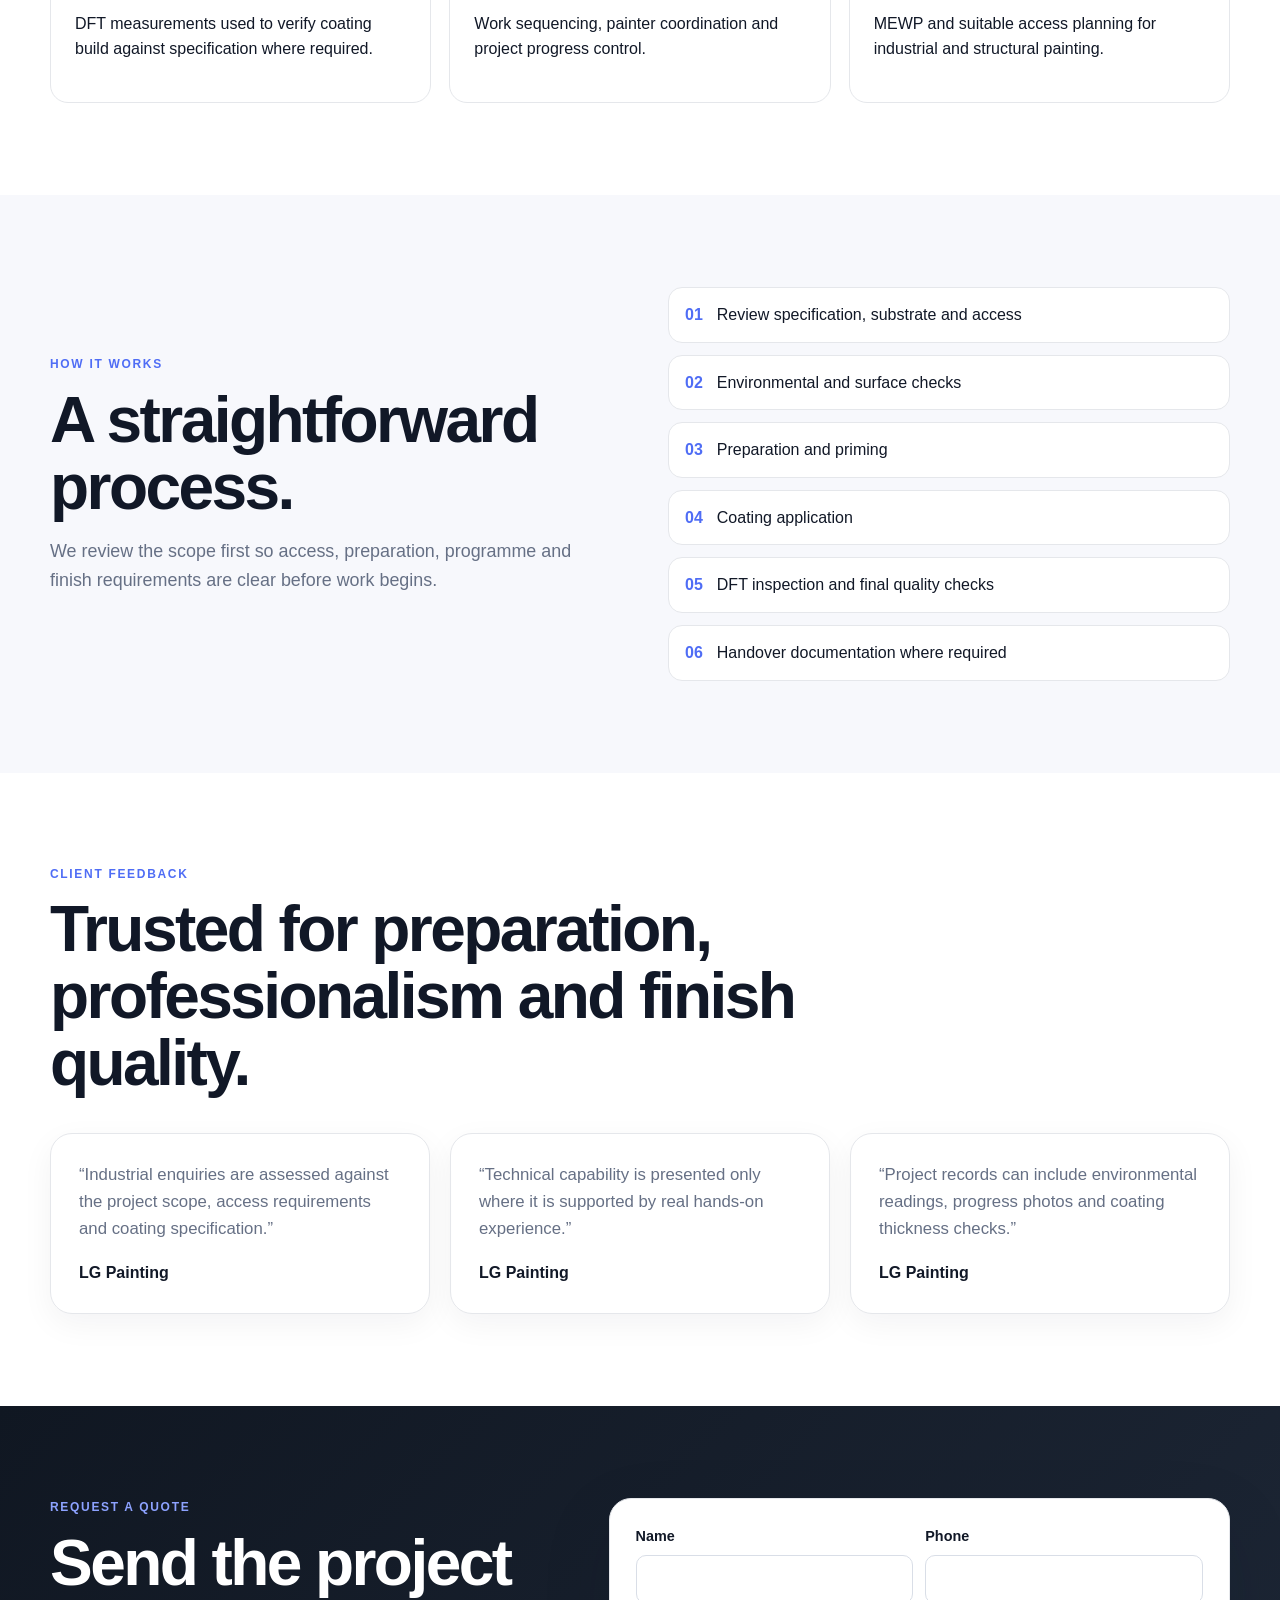
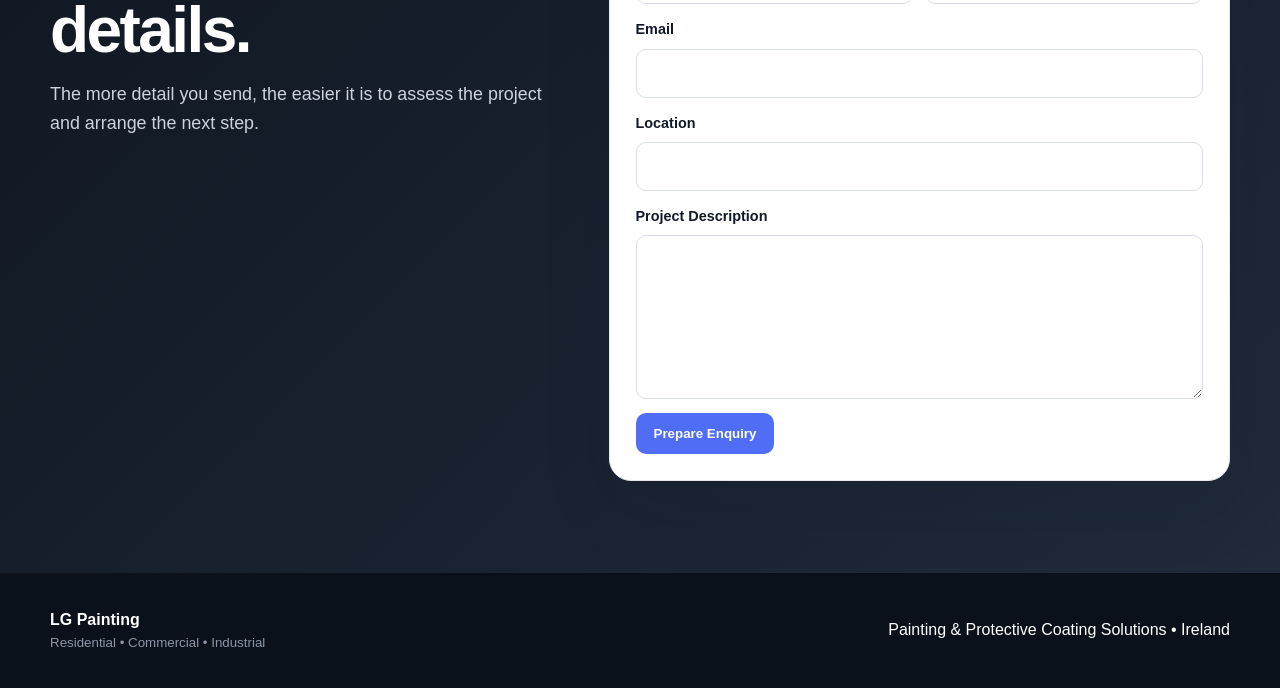
<file: industrial-painting-ireland.html>
<!doctype html><html lang="en"><head><meta charset="utf-8"><meta name="viewport" content="width=device-width,initial-scale=1"><meta name="description" content="Industrial painting and protective coating services in Ireland including surface preparation, environmental monitoring, DFT measurement and MEWP access."><meta name="robots" content="index,follow"><title>Industrial Painting & Protective Coatings Ireland | LG Painting</title><link rel="stylesheet" href="styles.css"></head><body><header class="lp-header"><div class="wrap lp-nav"><a class="brand" href="index.html"><span>LG</span><b>LG Painting<small>Painting & Protective Coatings</small></b></a><a class="btn primary" href="#quote">Request a Quote</a></div></header><main>
<section class="lp-hero lp-industrial"><div class="wrap lp-hero-grid"><div><p class="kicker">Industrial Painting & Protective Coatings Ireland</p><h1>Protective coating work built around preparation, conditions and measurable quality.</h1><p class="lead">Industrial coating capability for steel pipework, tanks, structures and facilities, supported by environmental monitoring, DFT measurement and access planning.</p><div class="actions"><a class="btn primary" href="#quote">Request a Quote</a><a class="btn ghost" href="tel:">Call LG Painting</a></div><div class="lp-trust"><span>✓ Pipework & tanks</span><span>✓ Environmental checks</span><span>✓ DFT measurement</span><span>✓ MEWP access</span></div></div><aside class="lp-card"><p class="kicker">Quick Enquiry</p><h3>Tell us about the project.</h3><p class="muted">Include the coating specification, substrate, drawings, access requirements and project location if available.</p><a class="btn primary lp-full" href="#quote">Start Enquiry</a></aside></div></section>
<section class="section"><div class="wrap"><p class="kicker">What we do</p><h2>Professional service from preparation to handover.</h2><div class="service-grid"><article><span>01</span><h3>Surface Preparation</h3><p>Cleaning, washing, grinding, corrosion removal and substrate preparation before coating.</p></article><article><span>02</span><h3>Protective Coating Systems</h3><p>Primer, intermediate and finish-coat systems applied to project requirements.</p></article><article><span>03</span><h3>Environmental Monitoring</h3><p>Temperature, relative humidity and dew point monitored where required.</p></article><article><span>04</span><h3>Dry Film Thickness</h3><p>DFT measurements used to verify coating build against specification where required.</p></article><article><span>05</span><h3>Crew Coordination</h3><p>Work sequencing, painter coordination and project progress control.</p></article><article><span>06</span><h3>High-Level Access</h3><p>MEWP and suitable access planning for industrial and structural painting.</p></article></div></div></section>
<section class="section soft"><div class="wrap split"><div><p class="kicker">How it works</p><h2>A straightforward process.</h2><p class="lead">We review the scope first so access, preparation, programme and finish requirements are clear before work begins.</p></div><div class="steps"><div><b>01</b><span>Review specification, substrate and access</span></div><div><b>02</b><span>Environmental and surface checks</span></div><div><b>03</b><span>Preparation and priming</span></div><div><b>04</b><span>Coating application</span></div><div><b>05</b><span>DFT inspection and final quality checks</span></div><div><b>06</b><span>Handover documentation where required</span></div></div></div></section>
<section class="section"><div class="wrap"><p class="kicker">Client feedback</p><h2>Trusted for preparation, professionalism and finish quality.</h2><div class="cards"><article><p class="quote-copy">“Industrial enquiries are assessed against the project scope, access requirements and coating specification.”</p><strong>LG Painting</strong></article><article><p class="quote-copy">“Technical capability is presented only where it is supported by real hands-on experience.”</p><strong>LG Painting</strong></article><article><p class="quote-copy">“Project records can include environmental readings, progress photos and coating thickness checks.”</p><strong>LG Painting</strong></article></div></div></section>
<section class="section dark" id="quote"><div class="wrap contact"><div><p class="kicker">Request a quote</p><h2>Send the project details.</h2><p class="lead">The more detail you send, the easier it is to assess the project and arrange the next step.</p></div><form id="quoteForm"><div class="two"><label>Name<input name="name" required></label><label>Phone<input name="phone"></label></div><label>Email<input type="email" name="email" required></label><label>Location<input name="location"></label><label>Project Description<textarea name="message" rows="6"></textarea></label><button class="btn primary" type="submit">Prepare Enquiry</button><p id="notice" class="notice"></p></form></div></section>
</main><footer><div class="wrap foot"><div><b>LG Painting</b><small>Residential • Commercial • Industrial</small></div><div>Painting & Protective Coating Solutions • Ireland</div></div></footer><script src="script.js"></script></body></html>
</file>
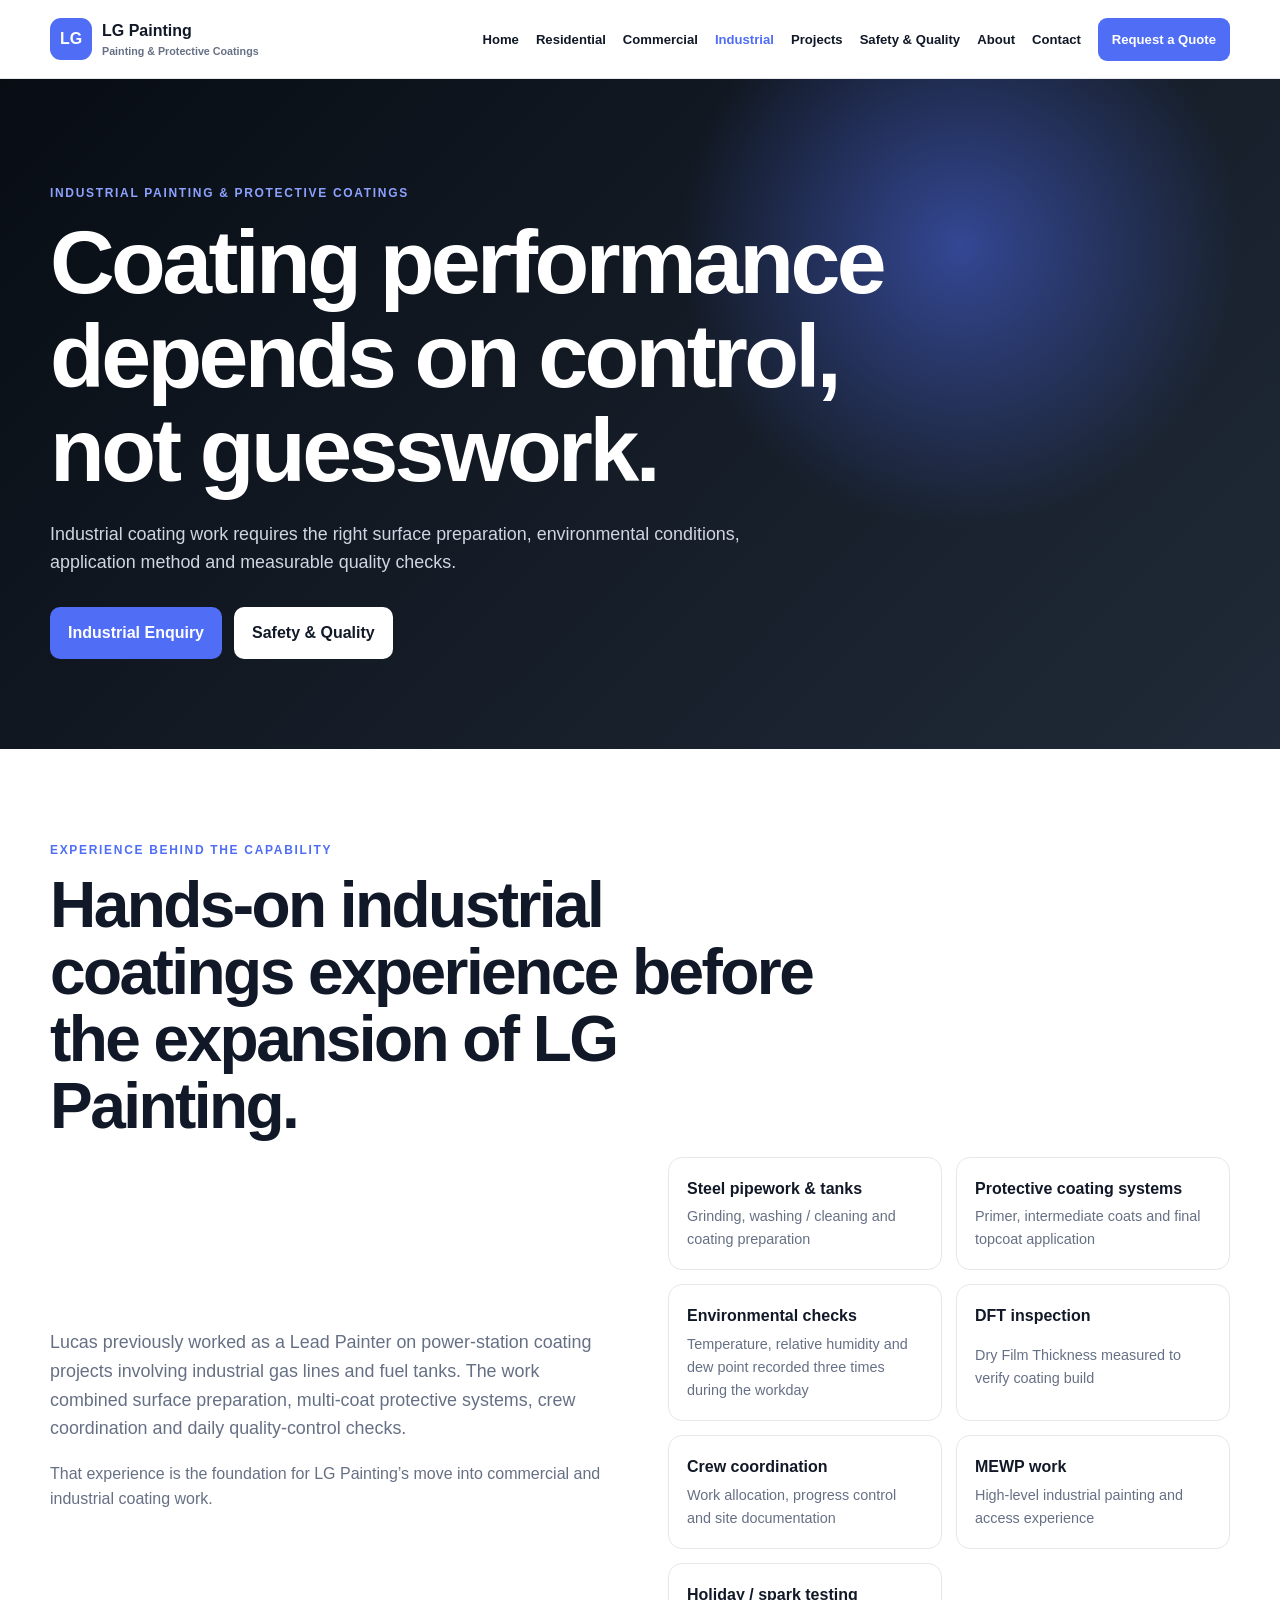
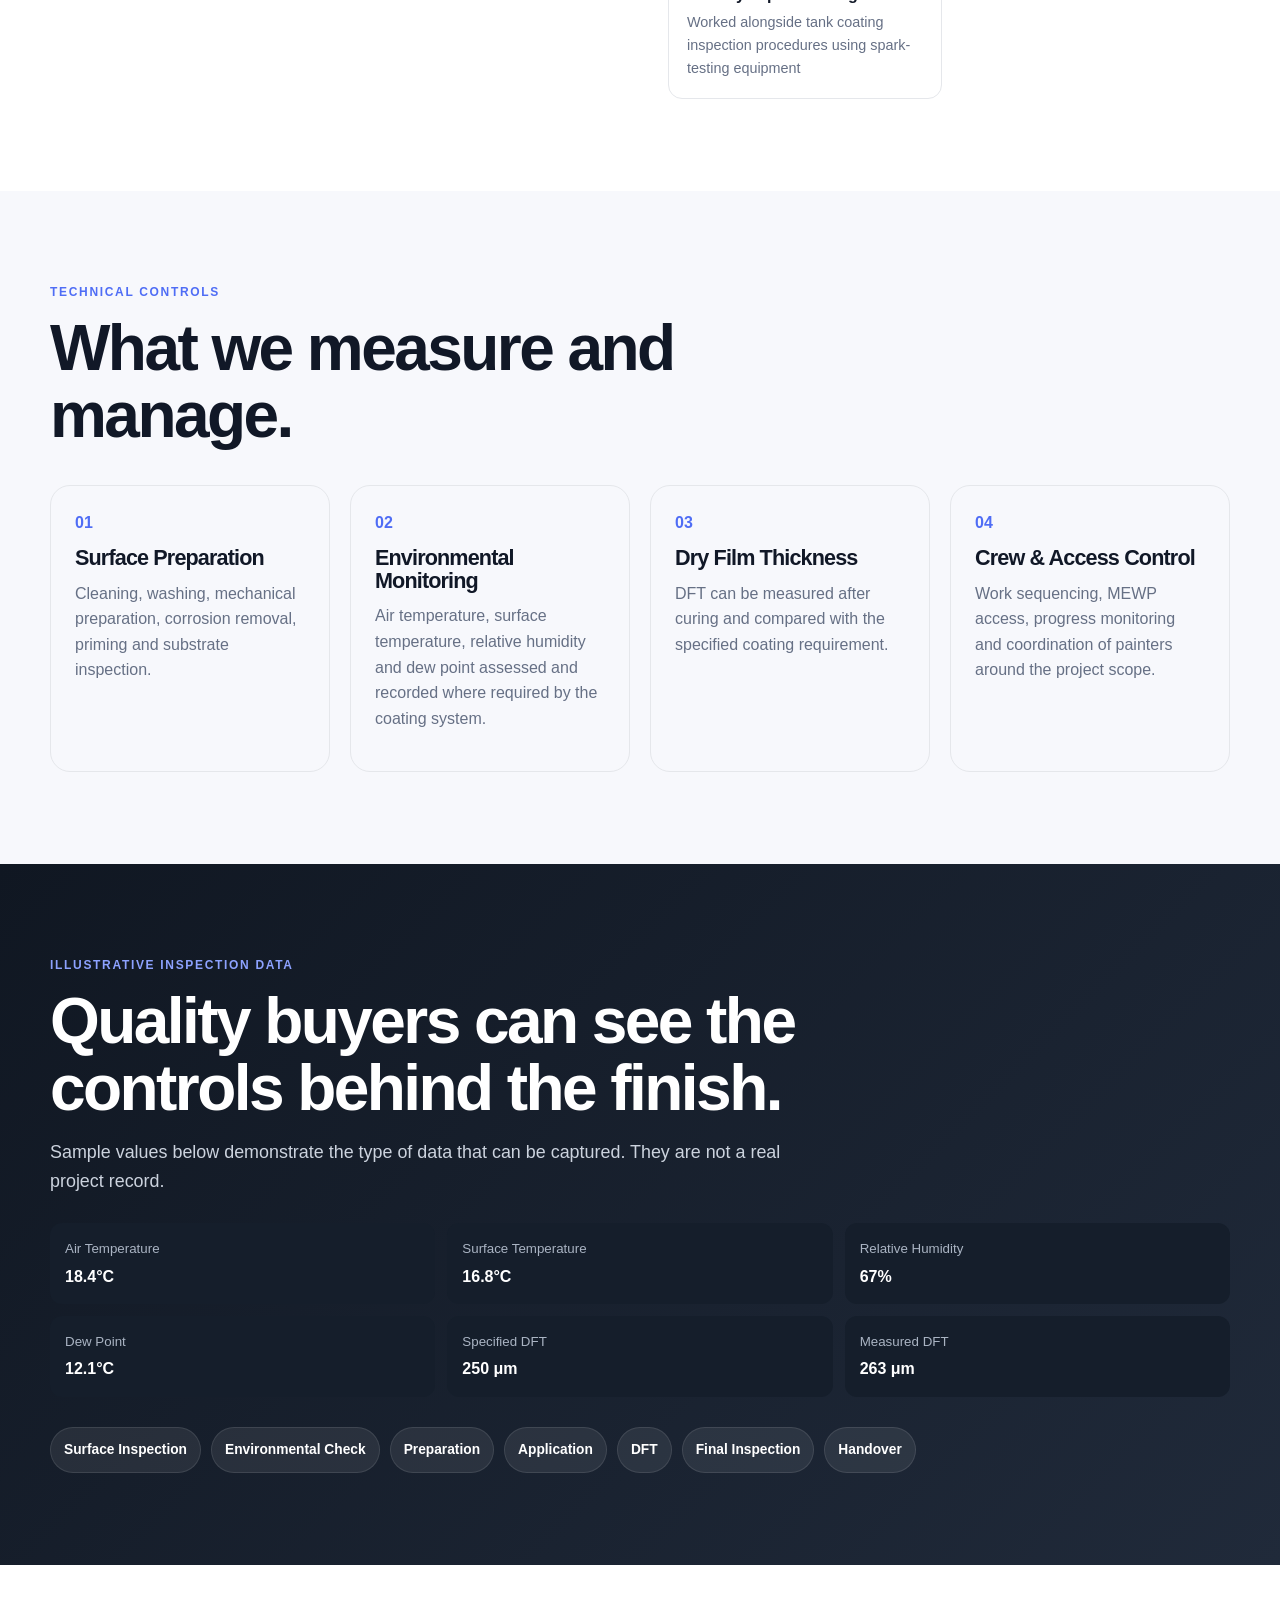
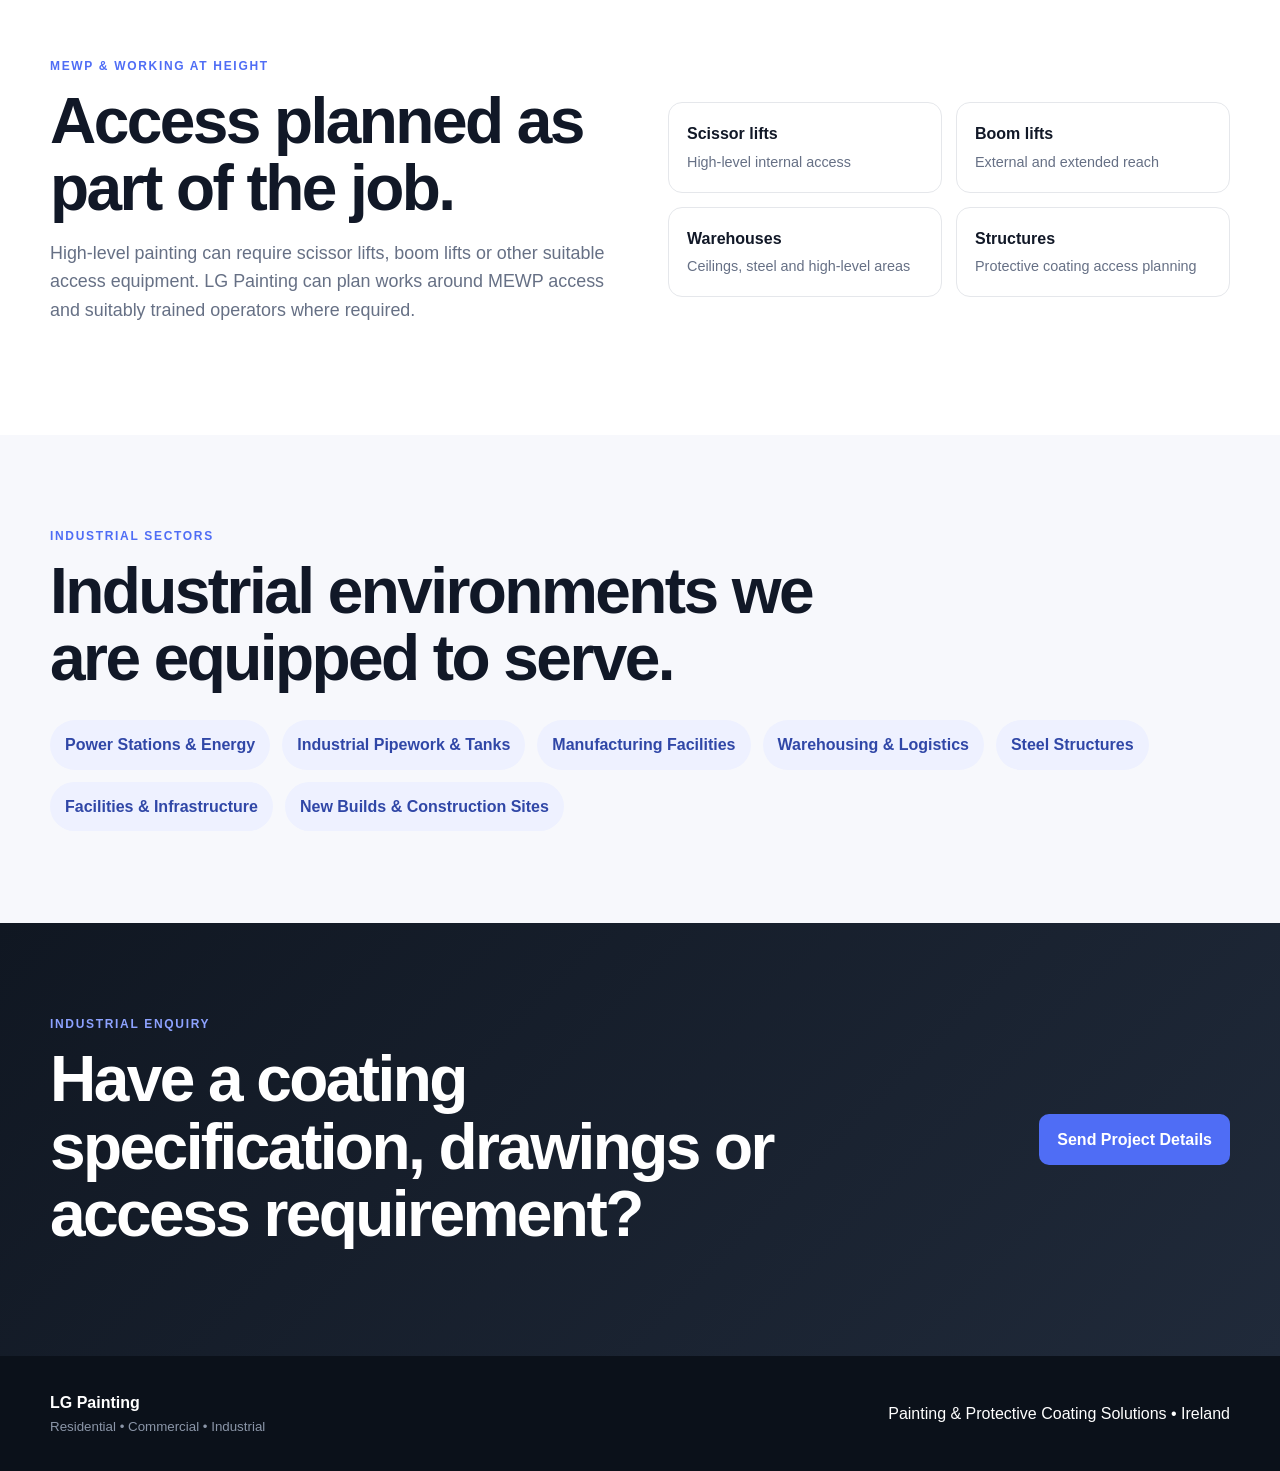
<file: industrial.html>
<!doctype html><html lang="en"><head><meta charset="utf-8"><meta name="viewport" content="width=device-width,initial-scale=1"><meta name="description" content="Industrial painting and protective coating capability including environmental monitoring, DFT measurement, surface preparation and MEWP access."><title>Industrial Painting & Protective Coatings | LG Painting Ireland</title><link rel="stylesheet" href="styles.css"></head><body><header class="header"><div class="wrap nav"><a class="brand" href="index.html"><span>LG</span><b>LG Painting<small>Painting & Protective Coatings</small></b></a><button class="menu" aria-label="Open menu">☰</button><nav><a href="index.html">Home</a><a href="residential.html">Residential</a><a href="commercial.html">Commercial</a><a class="active" href="industrial.html">Industrial</a><a href="projects.html">Projects</a><a href="safety-quality.html">Safety & Quality</a><a href="about.html">About</a><a href="contact.html">Contact</a><a class="quote" href="contact.html">Request a Quote</a></nav></div></header><main>
<section class="page-hero industrial-page-hero"><div class="wrap"><p class="kicker">Industrial Painting & Protective Coatings</p><h1>Coating performance depends on control, not guesswork.</h1><p class="lead">Industrial coating work requires the right surface preparation, environmental conditions, application method and measurable quality checks.</p><div class="actions"><a class="btn primary" href="contact.html">Industrial Enquiry</a><a class="btn ghost" href="safety-quality.html">Safety & Quality</a></div></div></section>

<section class="section"><div class="wrap"><p class="kicker">Experience behind the capability</p><h2>Hands-on industrial coatings experience before the expansion of LG Painting.</h2><div class="split"><div><p class="lead">Lucas previously worked as a Lead Painter on power-station coating projects involving industrial gas lines and fuel tanks. The work combined surface preparation, multi-coat protective systems, crew coordination and daily quality-control checks.</p><p class="muted">That experience is the foundation for LG Painting’s move into commercial and industrial coating work.</p></div><div class="mini-cards"><div><b>Steel pipework & tanks</b><span>Grinding, washing / cleaning and coating preparation</span></div><div><b>Protective coating systems</b><span>Primer, intermediate coats and final topcoat application</span></div><div><b>Environmental checks</b><span>Temperature, relative humidity and dew point recorded three times during the workday</span></div><div><b>DFT inspection</b><span>Dry Film Thickness measured to verify coating build</span></div><div><b>Crew coordination</b><span>Work allocation, progress control and site documentation</span></div><div><b>MEWP work</b><span>High-level industrial painting and access experience</span></div><div><b>Holiday / spark testing</b><span>Worked alongside tank coating inspection procedures using spark-testing equipment</span></div></div></div></div></section>

<section class="section soft"><div class="wrap"><p class="kicker">Technical controls</p><h2>What we measure and manage.</h2><div class="tech light-tech"><article><span>01</span><h3>Surface Preparation</h3><p>Cleaning, washing, mechanical preparation, corrosion removal, priming and substrate inspection.</p></article><article><span>02</span><h3>Environmental Monitoring</h3><p>Air temperature, surface temperature, relative humidity and dew point assessed and recorded where required by the coating system.</p></article><article><span>03</span><h3>Dry Film Thickness</h3><p>DFT can be measured after curing and compared with the specified coating requirement.</p></article><article><span>04</span><h3>Crew & Access Control</h3><p>Work sequencing, MEWP access, progress monitoring and coordination of painters around the project scope.</p></article></div></div></section>

<section class="section dark"><div class="wrap"><p class="kicker">Illustrative inspection data</p><h2>Quality buyers can see the controls behind the finish.</h2><p class="lead">Sample values below demonstrate the type of data that can be captured. They are not a real project record.</p><div class="sample-grid wide"><div><small>Air Temperature</small><b>18.4°C</b></div><div><small>Surface Temperature</small><b>16.8°C</b></div><div><small>Relative Humidity</small><b>67%</b></div><div><small>Dew Point</small><b>12.1°C</b></div><div><small>Specified DFT</small><b>250 μm</b></div><div><small>Measured DFT</small><b>263 μm</b></div></div><div class="workflow dark-flow"><span>Surface Inspection</span><span>Environmental Check</span><span>Preparation</span><span>Application</span><span>DFT</span><span>Final Inspection</span><span>Handover</span></div></div></section>

<section class="section"><div class="wrap split"><div><p class="kicker">MEWP & Working at Height</p><h2>Access planned as part of the job.</h2><p class="lead">High-level painting can require scissor lifts, boom lifts or other suitable access equipment. LG Painting can plan works around MEWP access and suitably trained operators where required.</p></div><div class="mini-cards"><div><b>Scissor lifts</b><span>High-level internal access</span></div><div><b>Boom lifts</b><span>External and extended reach</span></div><div><b>Warehouses</b><span>Ceilings, steel and high-level areas</span></div><div><b>Structures</b><span>Protective coating access planning</span></div></div></div></section>

<section class="section soft"><div class="wrap"><p class="kicker">Industrial sectors</p><h2>Industrial environments we are equipped to serve.</h2><div class="pill-grid"><span>Power Stations & Energy</span><span>Industrial Pipework & Tanks</span><span>Manufacturing Facilities</span><span>Warehousing & Logistics</span><span>Steel Structures</span><span>Facilities & Infrastructure</span><span>New Builds & Construction Sites</span></div></div></section>

<section class="section dark"><div class="wrap cta-strip"><div><p class="kicker">Industrial enquiry</p><h2>Have a coating specification, drawings or access requirement?</h2></div><a class="btn primary" href="contact.html">Send Project Details</a></div></section></main><footer><div class="wrap foot"><div><b>LG Painting</b><small>Residential • Commercial • Industrial</small></div><div>Painting & Protective Coating Solutions • Ireland</div></div></footer><script src="script.js"></script></body></html>
</file>
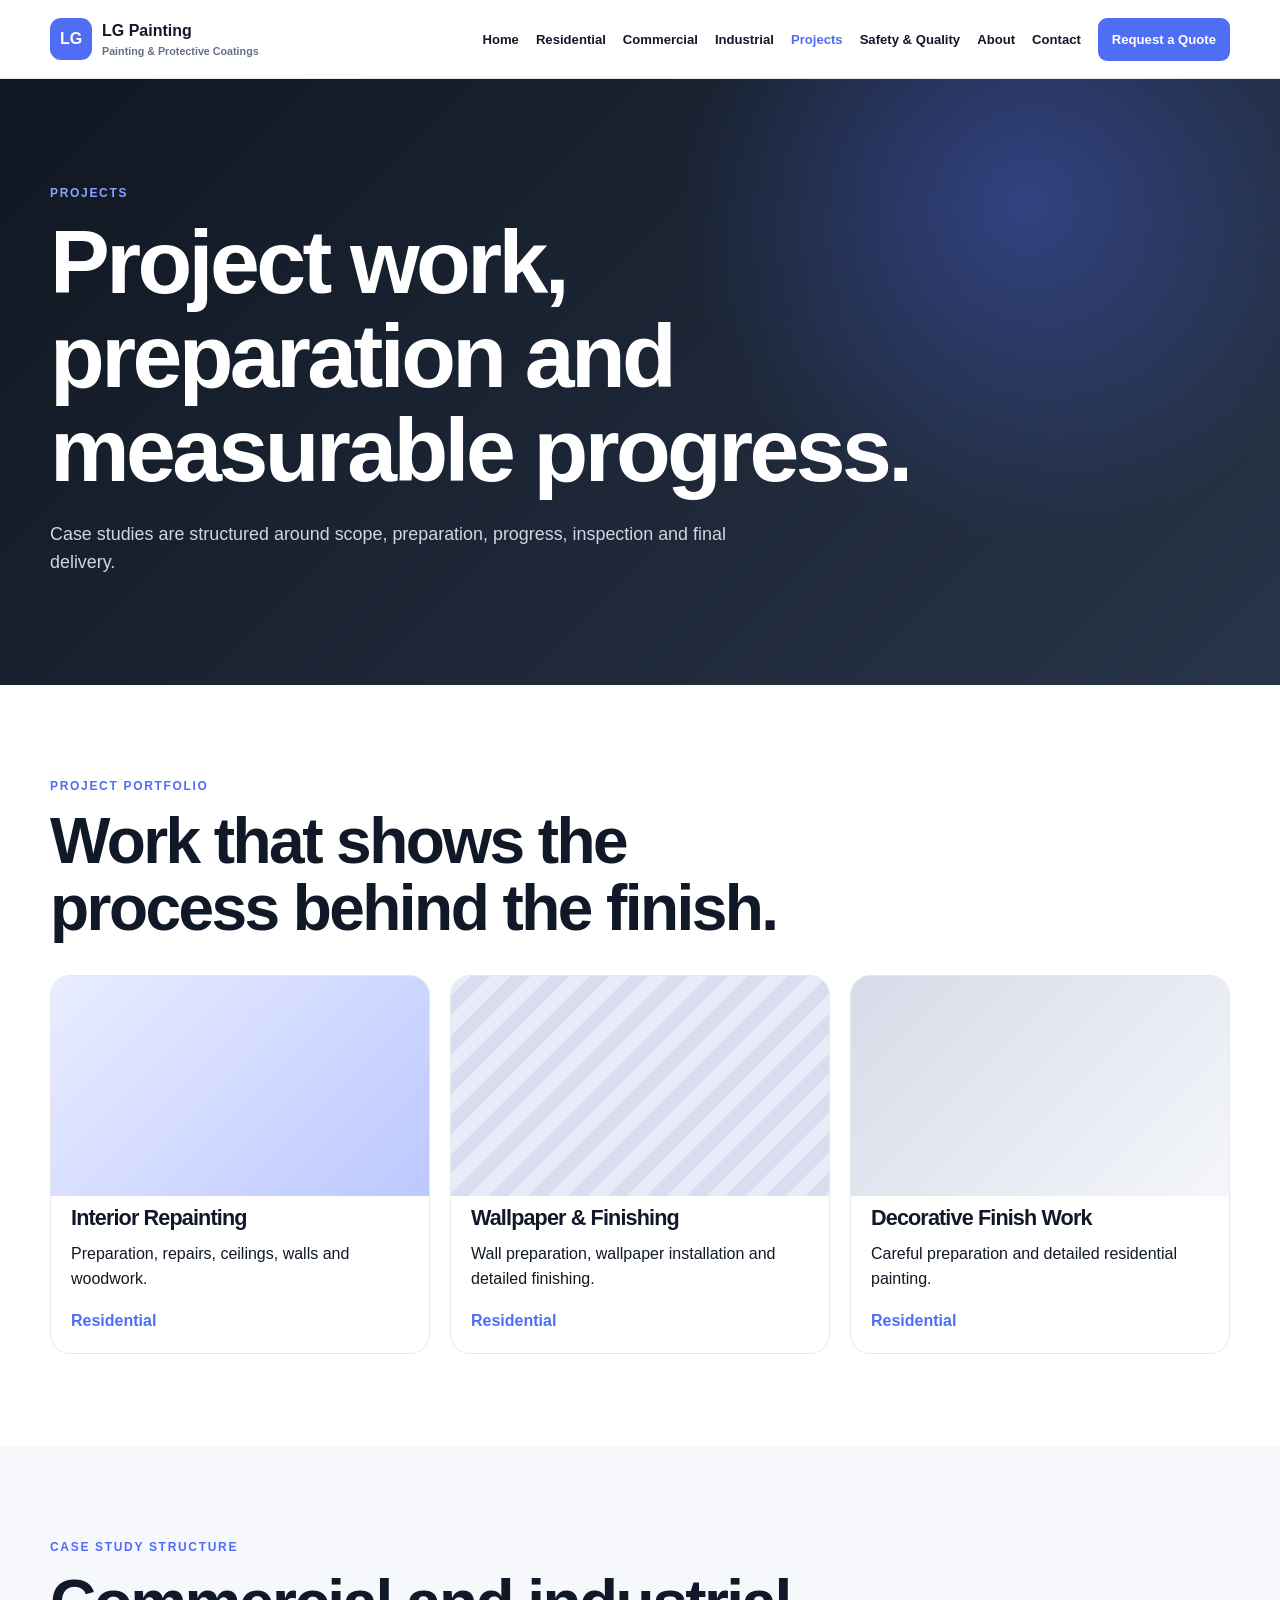
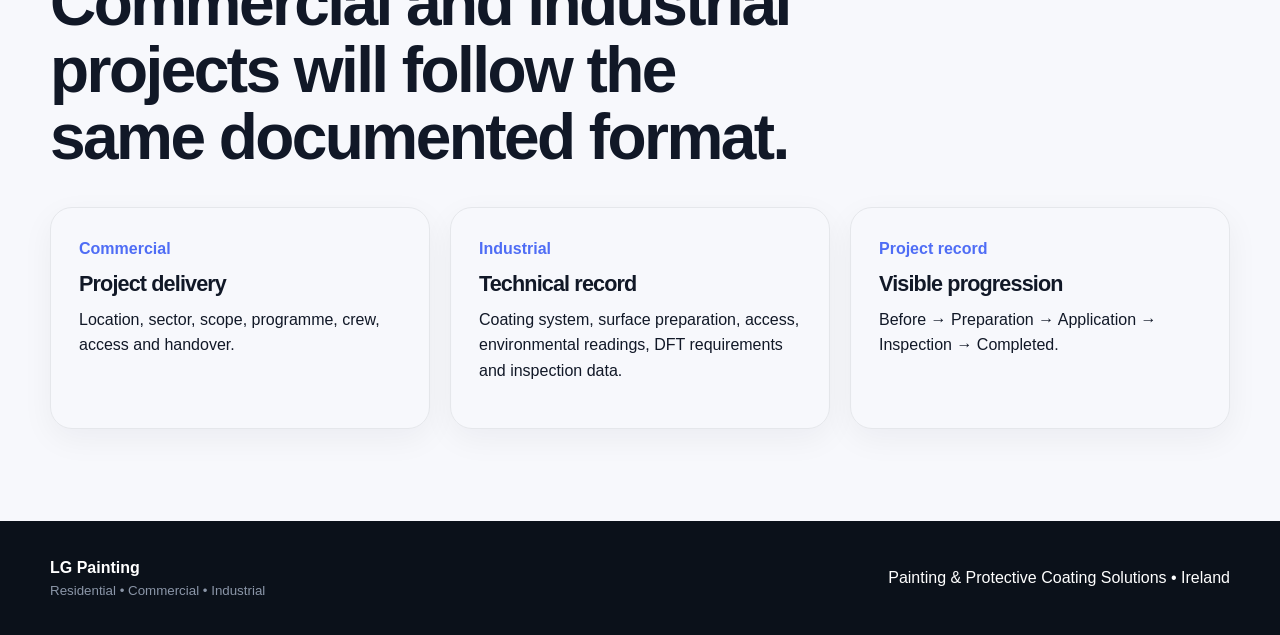
<file: projects.html>
<!doctype html><html lang="en"><head><meta charset="utf-8"><meta name="viewport" content="width=device-width,initial-scale=1"><meta name="description" content="LG Painting project portfolio and structured case studies for residential, commercial and industrial work."><title>Painting Projects | LG Painting Ireland</title><link rel="stylesheet" href="styles.css"></head><body><header class="header"><div class="wrap nav"><a class="brand" href="index.html"><span>LG</span><b>LG Painting<small>Painting & Protective Coatings</small></b></a><button class="menu" aria-label="Open menu">☰</button><nav><a href="index.html">Home</a><a href="residential.html">Residential</a><a href="commercial.html">Commercial</a><a href="industrial.html">Industrial</a><a class="active" href="projects.html">Projects</a><a href="safety-quality.html">Safety & Quality</a><a href="about.html">About</a><a href="contact.html">Contact</a><a class="quote" href="contact.html">Request a Quote</a></nav></div></header><main>
<section class="page-hero projects-hero"><div class="wrap"><p class="kicker">Projects</p><h1>Project work, preparation and measurable progress.</h1><p class="lead">Case studies are structured around scope, preparation, progress, inspection and final delivery.</p></div></section>
<section class="section"><div class="wrap"><p class="kicker">Project portfolio</p><h2>Work that shows the process behind the finish.</h2><div class="project-grid"><article><div class="project-visual residential-visual"></div><h3>Interior Repainting</h3><p>Preparation, repairs, ceilings, walls and woodwork.</p><span>Residential</span></article><article><div class="project-visual wallpaper-visual"></div><h3>Wallpaper & Finishing</h3><p>Wall preparation, wallpaper installation and detailed finishing.</p><span>Residential</span></article><article><div class="project-visual detail-visual"></div><h3>Decorative Finish Work</h3><p>Careful preparation and detailed residential painting.</p><span>Residential</span></article></div></div></section>
<section class="section soft"><div class="wrap"><p class="kicker">Case study structure</p><h2>Commercial and industrial projects will follow the same documented format.</h2><div class="cards"><article><span class="num">Commercial</span><h3>Project delivery</h3><p>Location, sector, scope, programme, crew, access and handover.</p></article><article><span class="num">Industrial</span><h3>Technical record</h3><p>Coating system, surface preparation, access, environmental readings, DFT requirements and inspection data.</p></article><article><span class="num">Project record</span><h3>Visible progression</h3><p>Before → Preparation → Application → Inspection → Completed.</p></article></div></div></section></main><footer><div class="wrap foot"><div><b>LG Painting</b><small>Residential • Commercial • Industrial</small></div><div>Painting & Protective Coating Solutions • Ireland</div></div></footer><script src="script.js"></script></body></html>
</file>
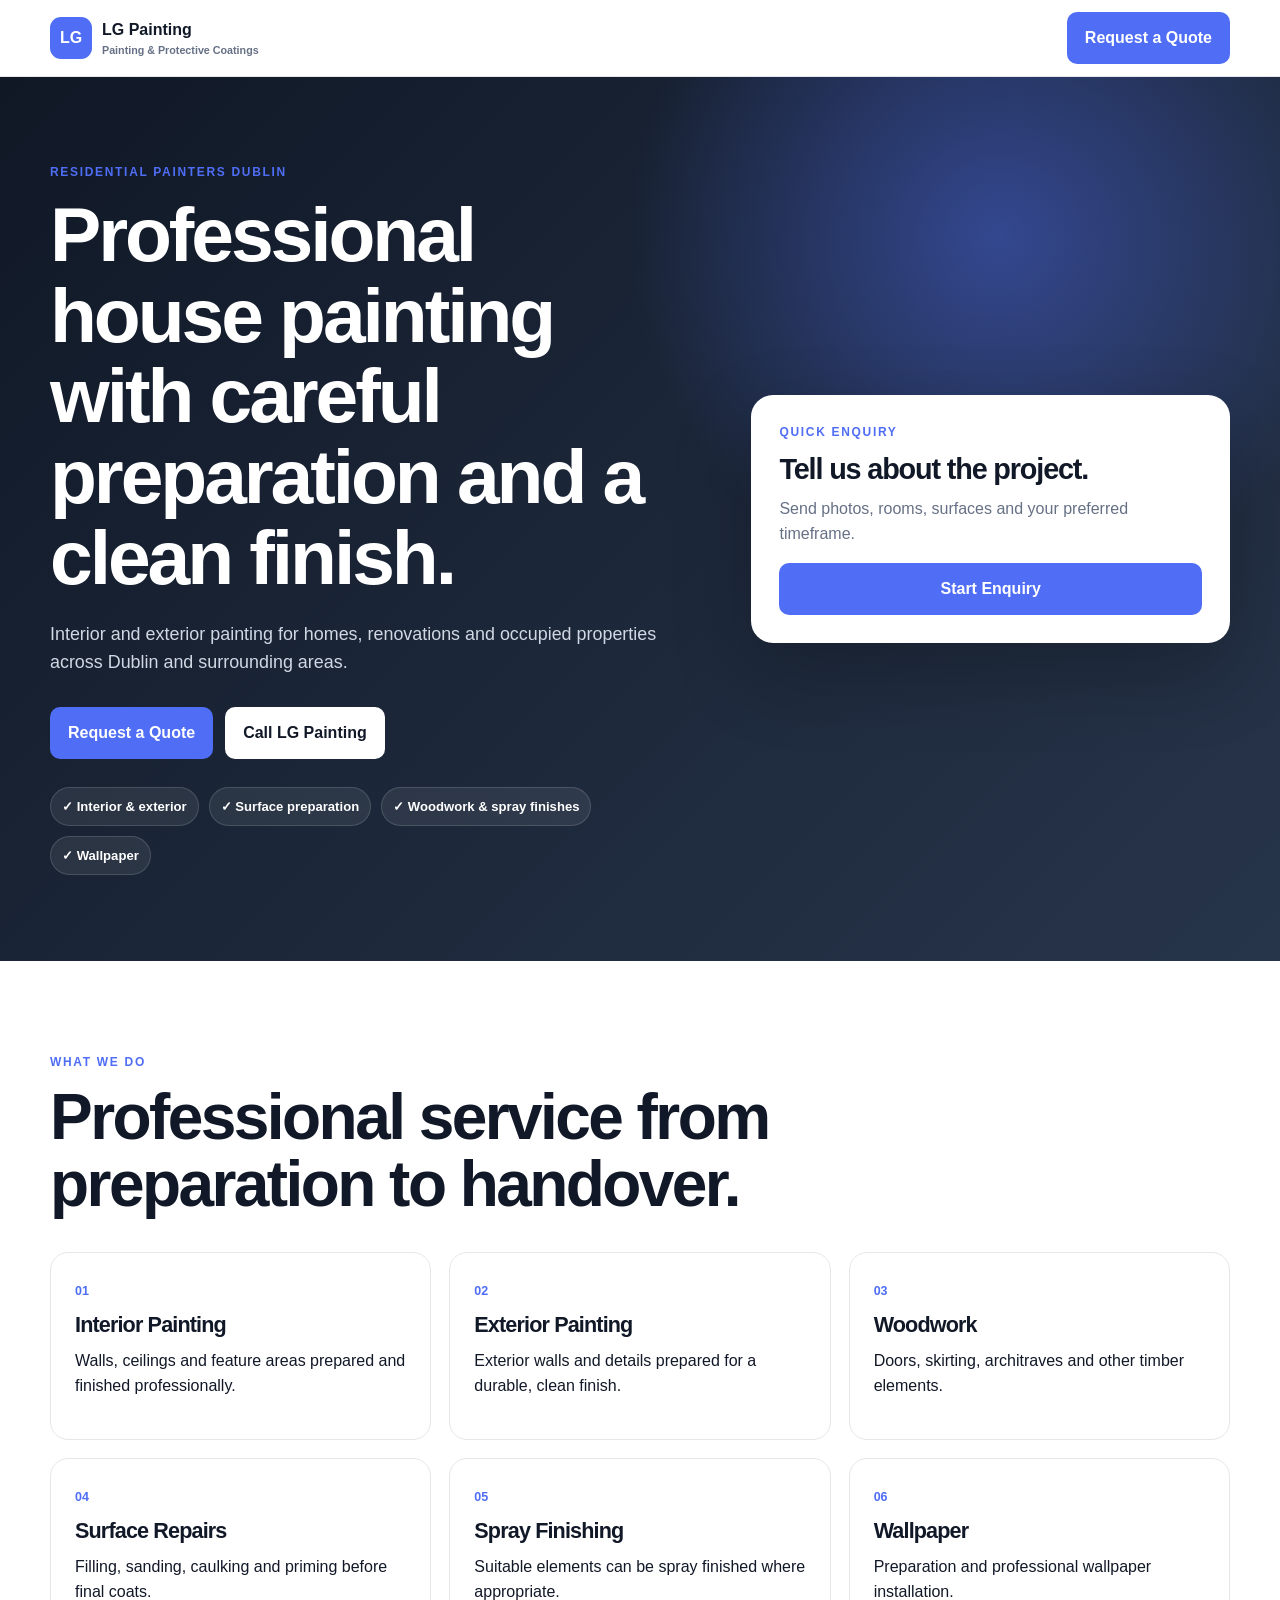
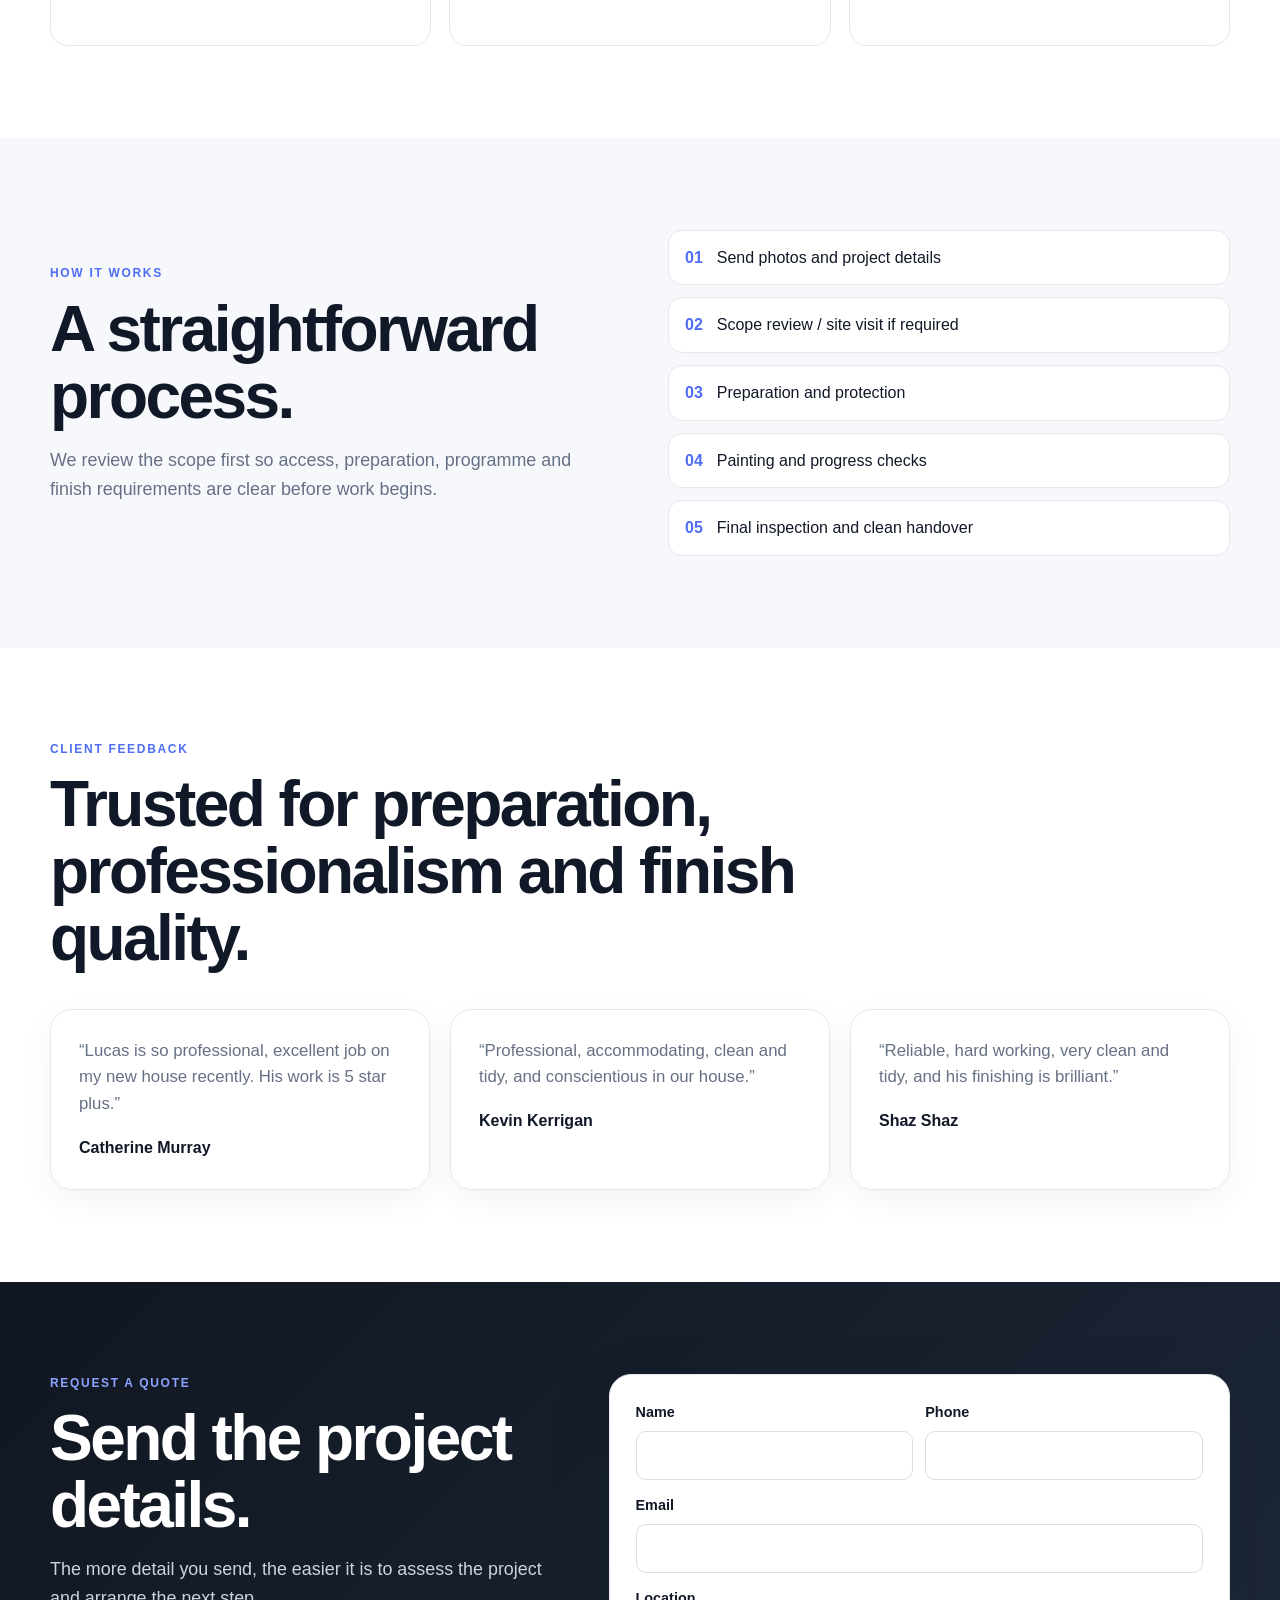
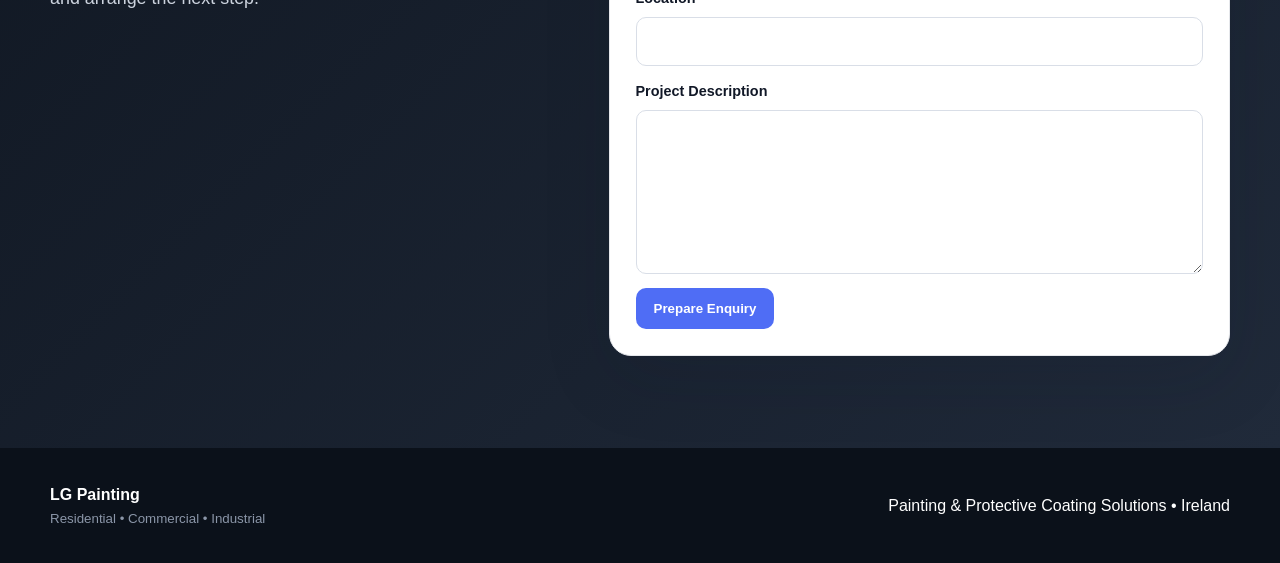
<file: residential-painting-dublin.html>
<!doctype html><html lang="en"><head><meta charset="utf-8"><meta name="viewport" content="width=device-width,initial-scale=1"><meta name="description" content="Professional residential painters in Dublin for interior painting, exterior painting, preparation, woodwork, spray finishing and wallpaper."><meta name="robots" content="index,follow"><title>Residential Painters Dublin | LG Painting</title><link rel="stylesheet" href="styles.css"></head><body><header class="lp-header"><div class="wrap lp-nav"><a class="brand" href="index.html"><span>LG</span><b>LG Painting<small>Painting & Protective Coatings</small></b></a><a class="btn primary" href="#quote">Request a Quote</a></div></header><main>
<section class="lp-hero "><div class="wrap lp-hero-grid"><div><p class="kicker">Residential Painters Dublin</p><h1>Professional house painting with careful preparation and a clean finish.</h1><p class="lead">Interior and exterior painting for homes, renovations and occupied properties across Dublin and surrounding areas.</p><div class="actions"><a class="btn primary" href="#quote">Request a Quote</a><a class="btn ghost" href="tel:">Call LG Painting</a></div><div class="lp-trust"><span>✓ Interior & exterior</span><span>✓ Surface preparation</span><span>✓ Woodwork & spray finishes</span><span>✓ Wallpaper</span></div></div><aside class="lp-card"><p class="kicker">Quick Enquiry</p><h3>Tell us about the project.</h3><p class="muted">Send photos, rooms, surfaces and your preferred timeframe.</p><a class="btn primary lp-full" href="#quote">Start Enquiry</a></aside></div></section>
<section class="section"><div class="wrap"><p class="kicker">What we do</p><h2>Professional service from preparation to handover.</h2><div class="service-grid"><article><span>01</span><h3>Interior Painting</h3><p>Walls, ceilings and feature areas prepared and finished professionally.</p></article><article><span>02</span><h3>Exterior Painting</h3><p>Exterior walls and details prepared for a durable, clean finish.</p></article><article><span>03</span><h3>Woodwork</h3><p>Doors, skirting, architraves and other timber elements.</p></article><article><span>04</span><h3>Surface Repairs</h3><p>Filling, sanding, caulking and priming before final coats.</p></article><article><span>05</span><h3>Spray Finishing</h3><p>Suitable elements can be spray finished where appropriate.</p></article><article><span>06</span><h3>Wallpaper</h3><p>Preparation and professional wallpaper installation.</p></article></div></div></section>
<section class="section soft"><div class="wrap split"><div><p class="kicker">How it works</p><h2>A straightforward process.</h2><p class="lead">We review the scope first so access, preparation, programme and finish requirements are clear before work begins.</p></div><div class="steps"><div><b>01</b><span>Send photos and project details</span></div><div><b>02</b><span>Scope review / site visit if required</span></div><div><b>03</b><span>Preparation and protection</span></div><div><b>04</b><span>Painting and progress checks</span></div><div><b>05</b><span>Final inspection and clean handover</span></div></div></div></section>
<section class="section"><div class="wrap"><p class="kicker">Client feedback</p><h2>Trusted for preparation, professionalism and finish quality.</h2><div class="cards"><article><p class="quote-copy">“Lucas is so professional, excellent job on my new house recently. His work is 5 star plus.”</p><strong>Catherine Murray</strong></article><article><p class="quote-copy">“Professional, accommodating, clean and tidy, and conscientious in our house.”</p><strong>Kevin Kerrigan</strong></article><article><p class="quote-copy">“Reliable, hard working, very clean and tidy, and his finishing is brilliant.”</p><strong>Shaz Shaz</strong></article></div></div></section>
<section class="section dark" id="quote"><div class="wrap contact"><div><p class="kicker">Request a quote</p><h2>Send the project details.</h2><p class="lead">The more detail you send, the easier it is to assess the project and arrange the next step.</p></div><form id="quoteForm"><div class="two"><label>Name<input name="name" required></label><label>Phone<input name="phone"></label></div><label>Email<input type="email" name="email" required></label><label>Location<input name="location"></label><label>Project Description<textarea name="message" rows="6"></textarea></label><button class="btn primary" type="submit">Prepare Enquiry</button><p id="notice" class="notice"></p></form></div></section>
</main><footer><div class="wrap foot"><div><b>LG Painting</b><small>Residential • Commercial • Industrial</small></div><div>Painting & Protective Coating Solutions • Ireland</div></div></footer><script src="script.js"></script></body></html>
</file>
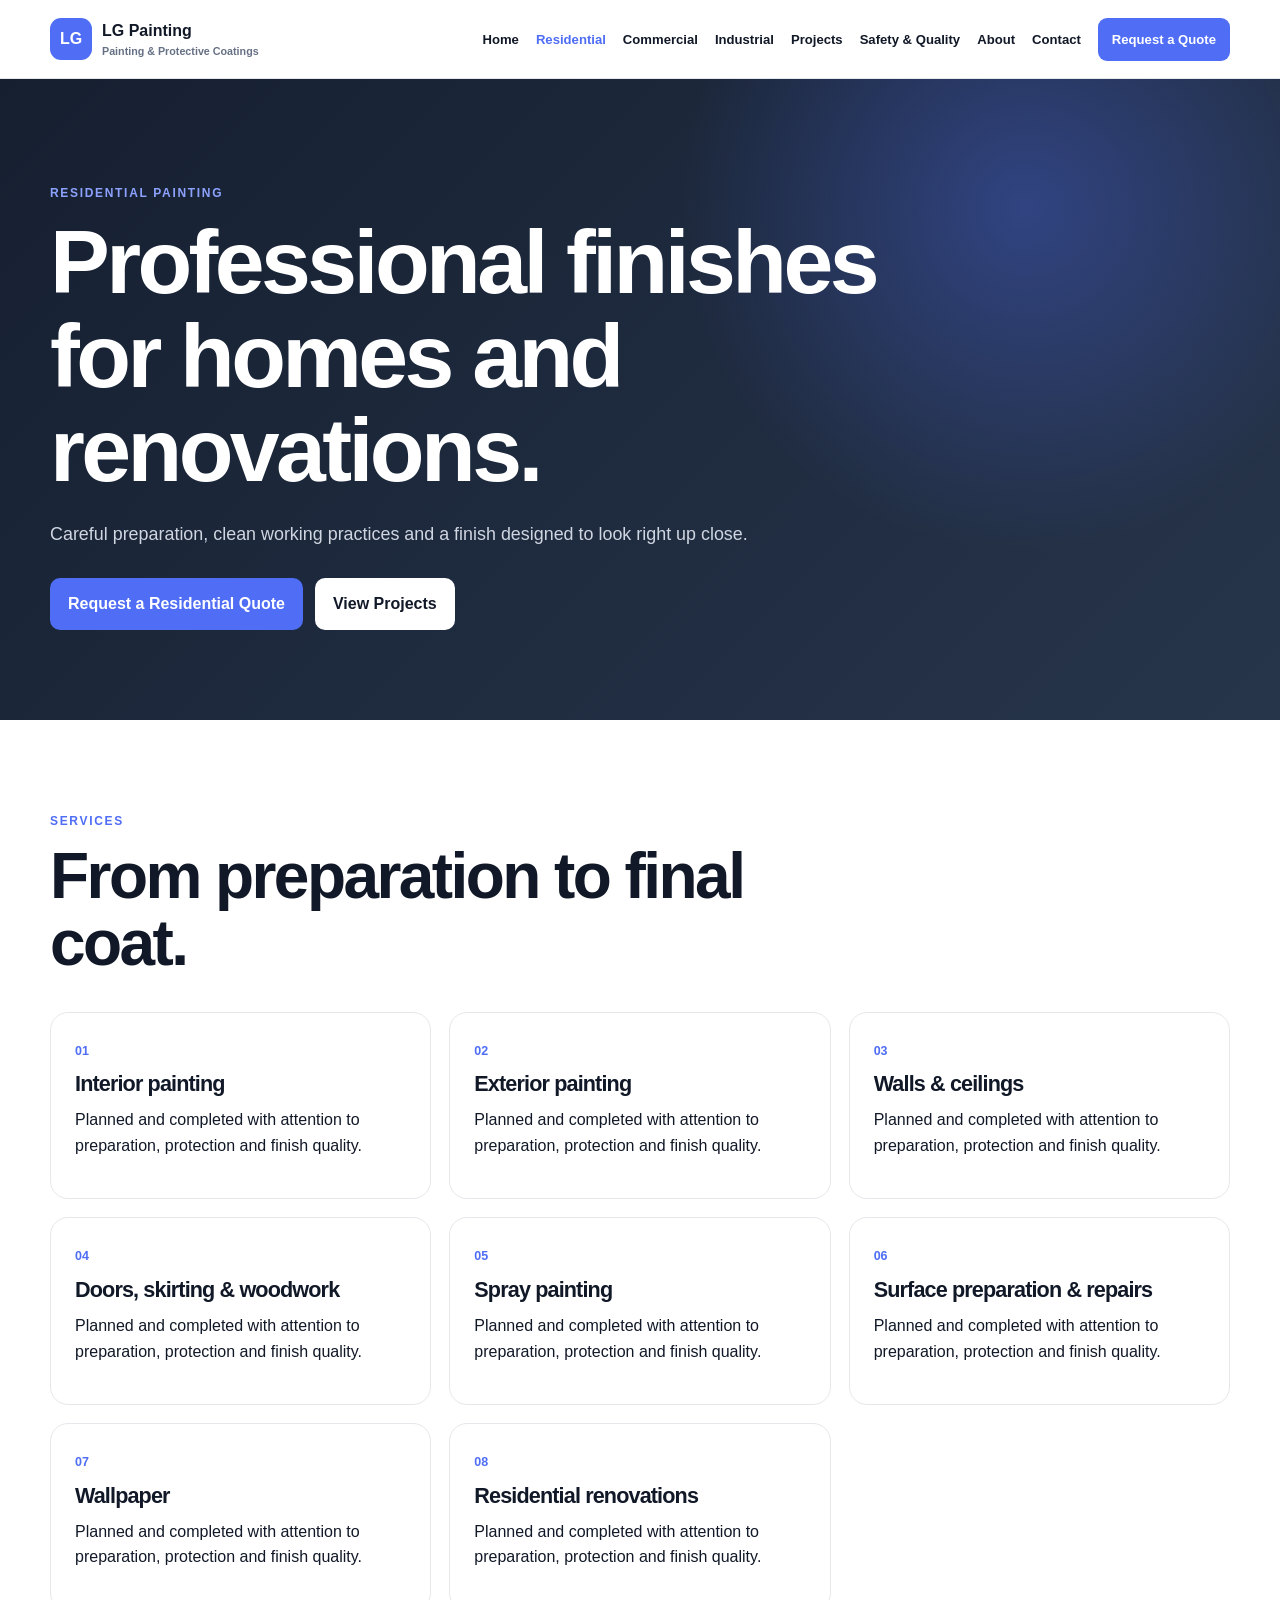
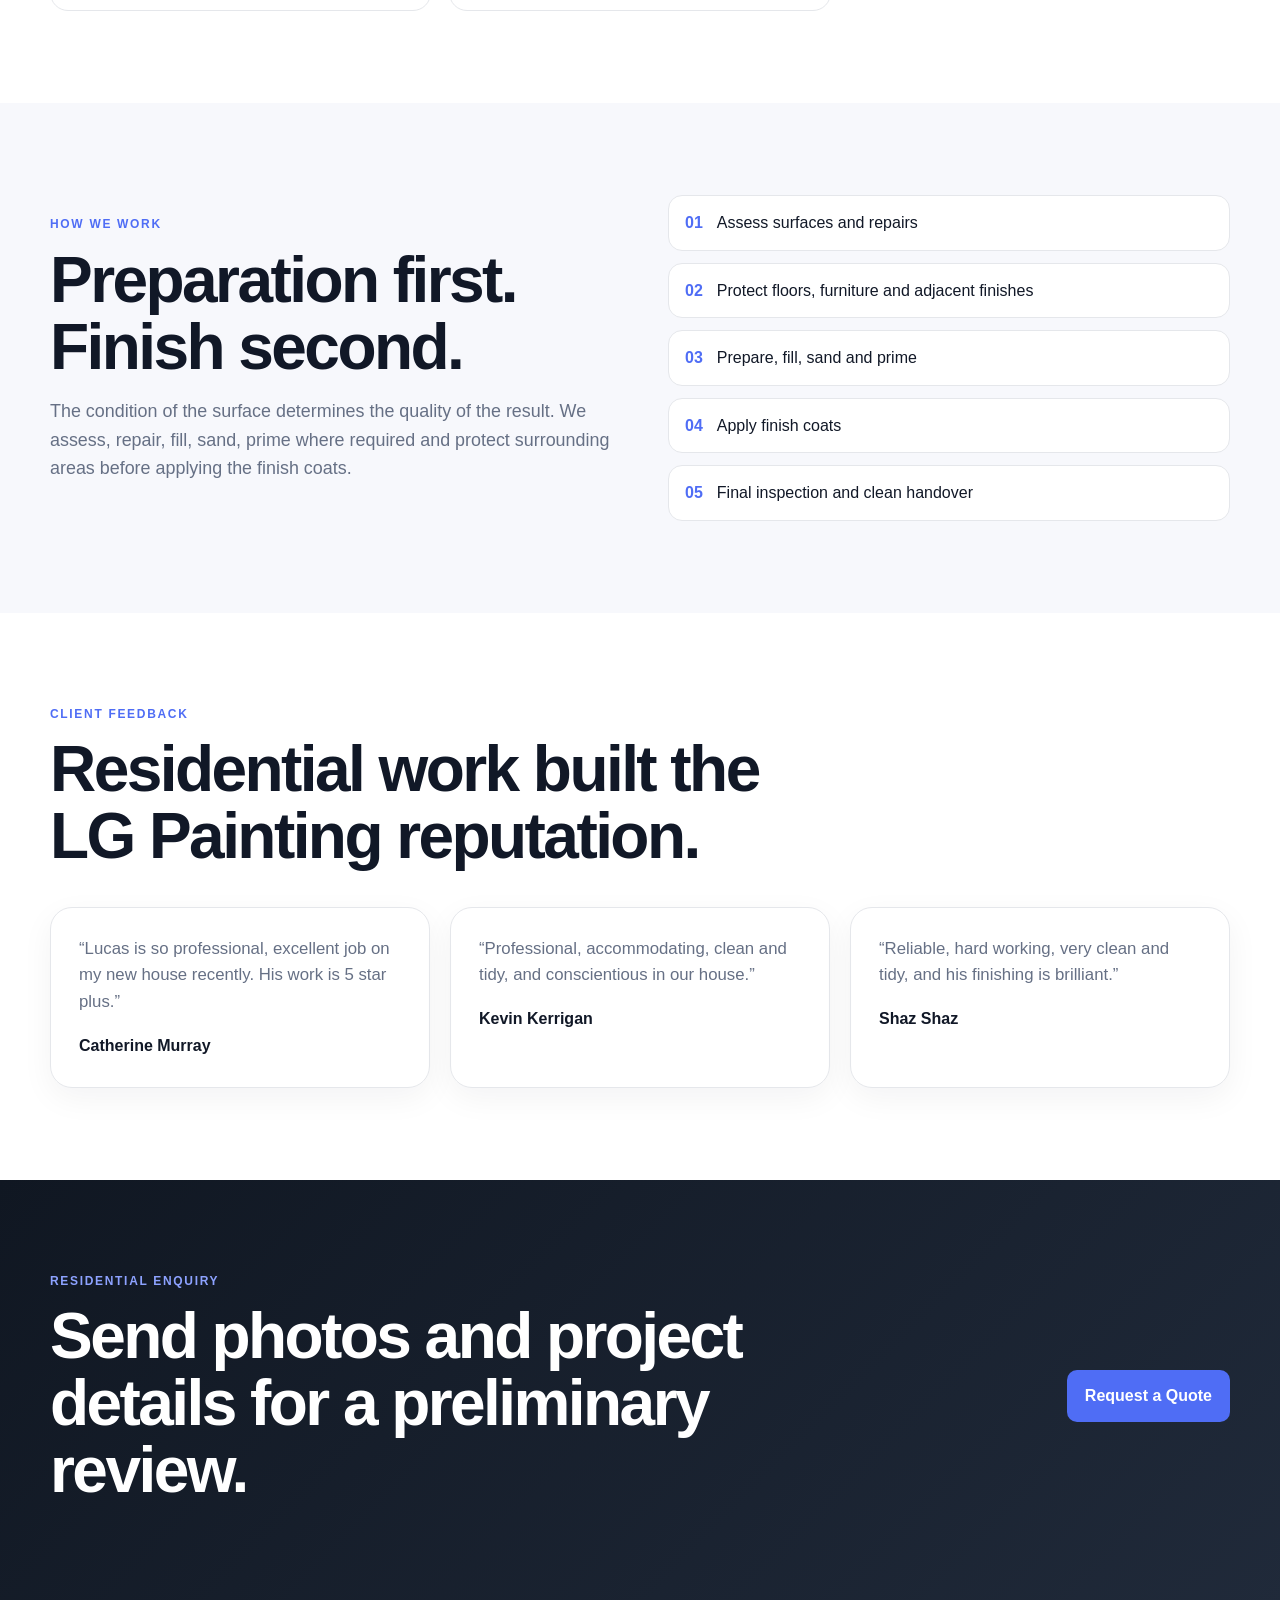
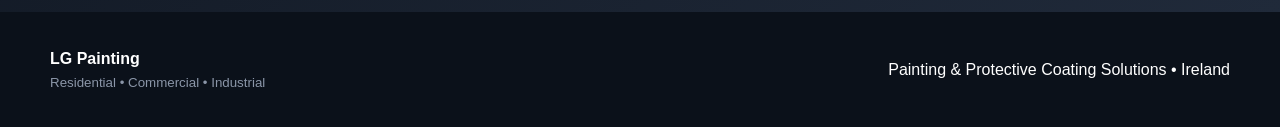
<file: residential.html>
<!doctype html><html lang="en"><head><meta charset="utf-8"><meta name="viewport" content="width=device-width,initial-scale=1"><meta name="description" content="Professional residential interior and exterior painting, preparation, woodwork, spray finishing and wallpaper services from LG Painting."><title>Residential Painting Services | LG Painting Ireland</title><link rel="stylesheet" href="styles.css"></head><body><header class="header"><div class="wrap nav"><a class="brand" href="index.html"><span>LG</span><b>LG Painting<small>Painting & Protective Coatings</small></b></a><button class="menu" aria-label="Open menu">☰</button><nav><a class="" href="index.html">Home</a><a class="active" href="residential.html">Residential</a><a class="" href="commercial.html">Commercial</a><a class="" href="industrial.html">Industrial</a><a class="" href="projects.html">Projects</a><a class="" href="safety-quality.html">Safety & Quality</a><a class="" href="about.html">About</a><a class="" href="contact.html">Contact</a><a class="quote" href="contact.html">Request a Quote</a></nav></div></header><main>
<section class="page-hero residential-hero"><div class="wrap"><p class="kicker">Residential Painting</p><h1>Professional finishes for homes and renovations.</h1><p class="lead">Careful preparation, clean working practices and a finish designed to look right up close.</p><div class="actions"><a class="btn primary" href="contact.html">Request a Residential Quote</a><a class="btn ghost" href="projects.html">View Projects</a></div></div></section>
<section class="section"><div class="wrap"><p class="kicker">Services</p><h2>From preparation to final coat.</h2><div class="service-grid"><article><span>01</span><h3>Interior painting</h3><p>Planned and completed with attention to preparation, protection and finish quality.</p></article><article><span>02</span><h3>Exterior painting</h3><p>Planned and completed with attention to preparation, protection and finish quality.</p></article><article><span>03</span><h3>Walls & ceilings</h3><p>Planned and completed with attention to preparation, protection and finish quality.</p></article><article><span>04</span><h3>Doors, skirting & woodwork</h3><p>Planned and completed with attention to preparation, protection and finish quality.</p></article><article><span>05</span><h3>Spray painting</h3><p>Planned and completed with attention to preparation, protection and finish quality.</p></article><article><span>06</span><h3>Surface preparation & repairs</h3><p>Planned and completed with attention to preparation, protection and finish quality.</p></article><article><span>07</span><h3>Wallpaper</h3><p>Planned and completed with attention to preparation, protection and finish quality.</p></article><article><span>08</span><h3>Residential renovations</h3><p>Planned and completed with attention to preparation, protection and finish quality.</p></article></div></div></section>
<section class="section soft"><div class="wrap split"><div><p class="kicker">How we work</p><h2>Preparation first. Finish second.</h2><p class="lead">The condition of the surface determines the quality of the result. We assess, repair, fill, sand, prime where required and protect surrounding areas before applying the finish coats.</p></div><div class="steps"><div><b>01</b><span>Assess surfaces and repairs</span></div><div><b>02</b><span>Protect floors, furniture and adjacent finishes</span></div><div><b>03</b><span>Prepare, fill, sand and prime</span></div><div><b>04</b><span>Apply finish coats</span></div><div><b>05</b><span>Final inspection and clean handover</span></div></div></div></section>
<section class="section"><div class="wrap"><p class="kicker">Client feedback</p><h2>Residential work built the LG Painting reputation.</h2><div class="cards"><article><p class="quote-copy">“Lucas is so professional, excellent job on my new house recently. His work is 5 star plus.”</p><strong>Catherine Murray</strong></article><article><p class="quote-copy">“Professional, accommodating, clean and tidy, and conscientious in our house.”</p><strong>Kevin Kerrigan</strong></article><article><p class="quote-copy">“Reliable, hard working, very clean and tidy, and his finishing is brilliant.”</p><strong>Shaz Shaz</strong></article></div></div></section>
<section class="section dark"><div class="wrap cta-strip"><div><p class="kicker">Residential enquiry</p><h2>Send photos and project details for a preliminary review.</h2></div><a class="btn primary" href="contact.html">Request a Quote</a></div></section></main><footer><div class="wrap foot"><div><b>LG Painting</b><small>Residential • Commercial • Industrial</small></div><div>Painting & Protective Coating Solutions • Ireland</div></div></footer><script src="script.js"></script></body></html>
</file>
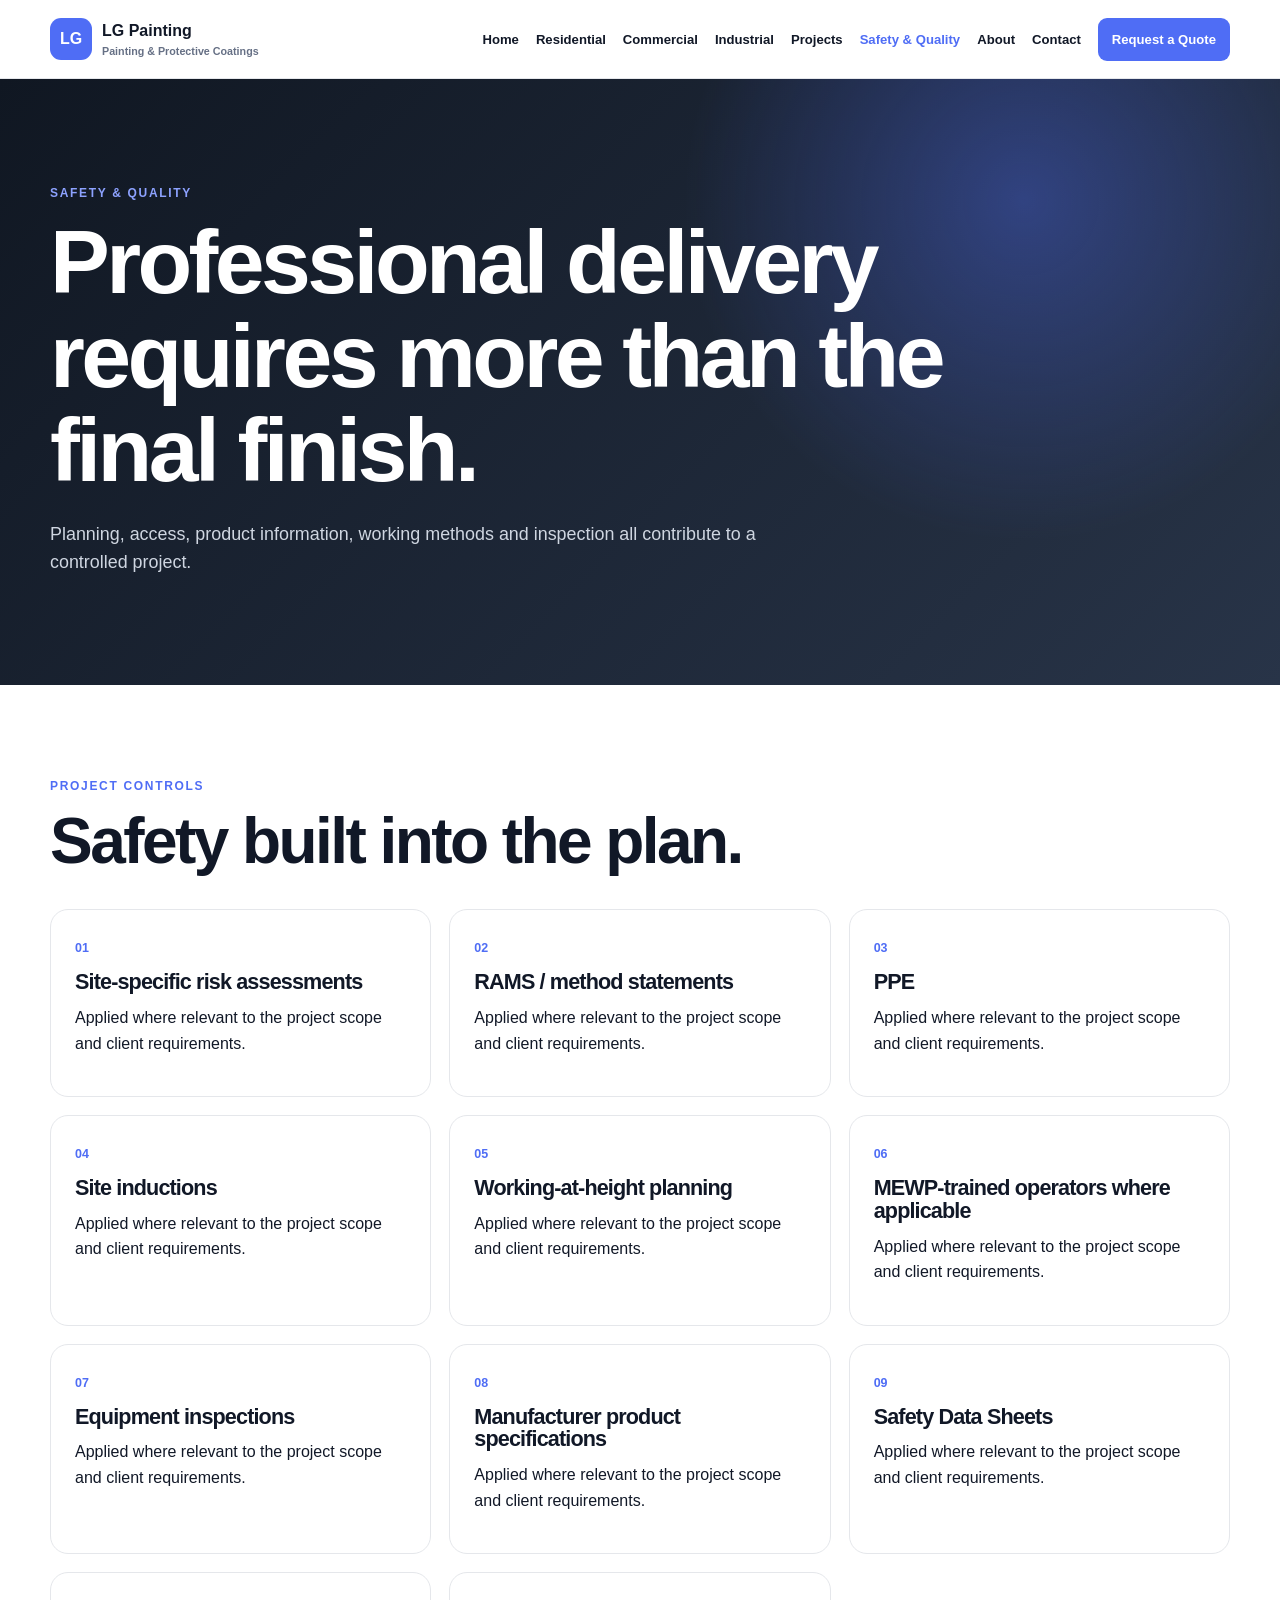
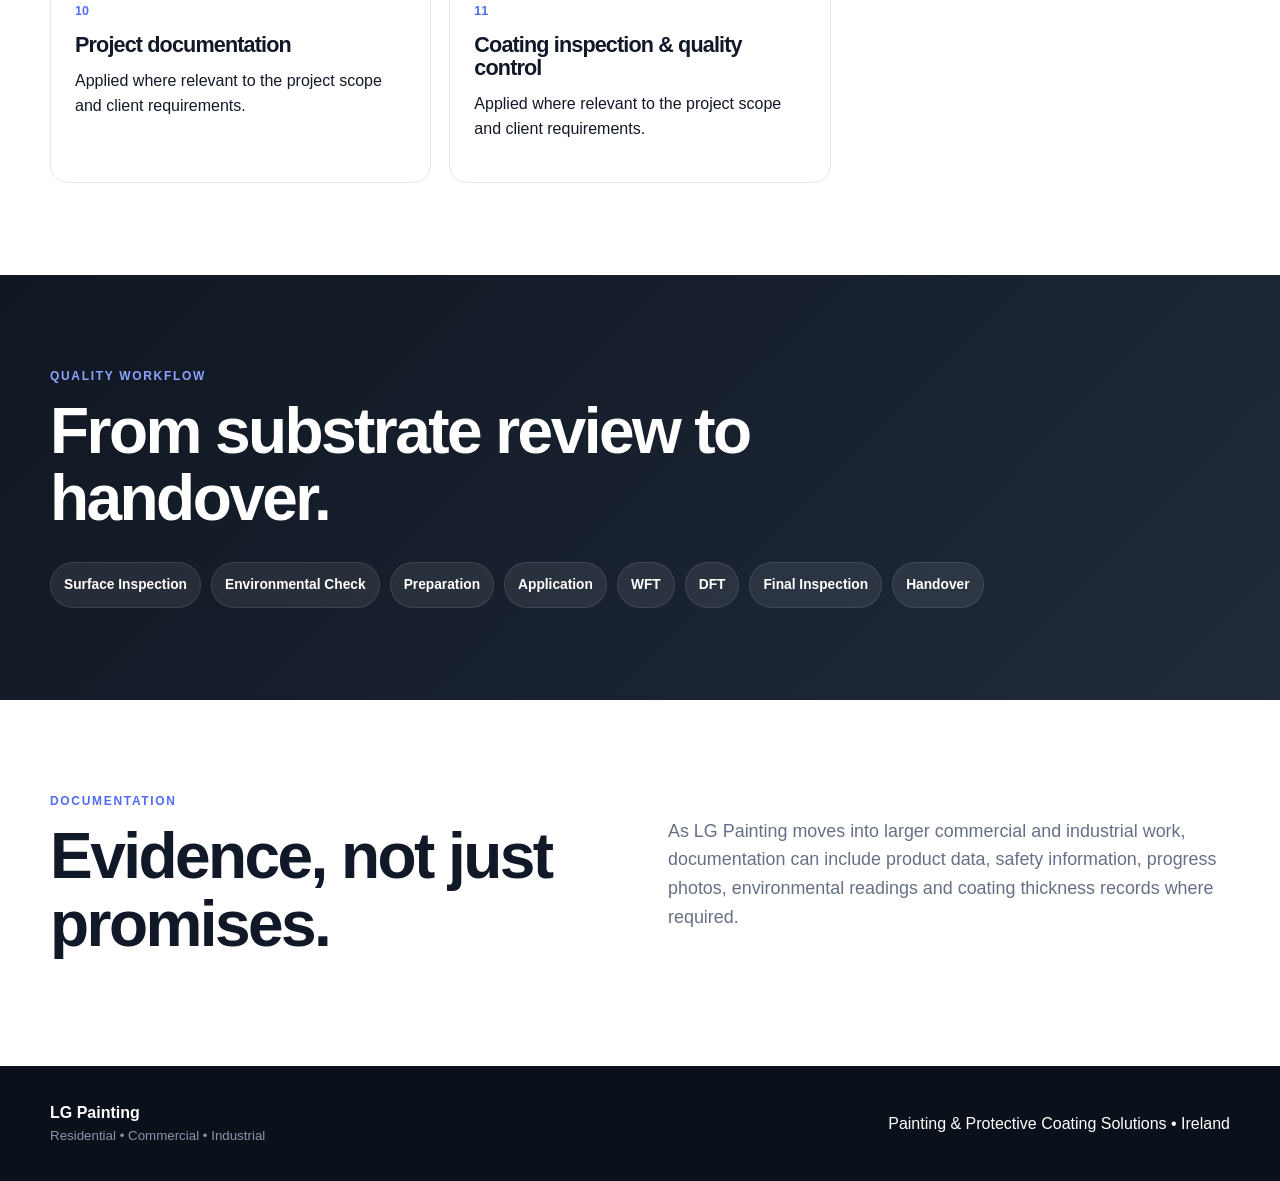
<file: safety-quality.html>
<!doctype html><html lang="en"><head><meta charset="utf-8"><meta name="viewport" content="width=device-width,initial-scale=1"><meta name="description" content="Safety planning, working-at-height controls, documentation and coating quality control for LG Painting projects."><title>Safety & Quality | LG Painting Ireland</title><link rel="stylesheet" href="styles.css"></head><body><header class="header"><div class="wrap nav"><a class="brand" href="index.html"><span>LG</span><b>LG Painting<small>Painting & Protective Coatings</small></b></a><button class="menu" aria-label="Open menu">☰</button><nav><a class="" href="index.html">Home</a><a class="" href="residential.html">Residential</a><a class="" href="commercial.html">Commercial</a><a class="" href="industrial.html">Industrial</a><a class="" href="projects.html">Projects</a><a class="active" href="safety-quality.html">Safety & Quality</a><a class="" href="about.html">About</a><a class="" href="contact.html">Contact</a><a class="quote" href="contact.html">Request a Quote</a></nav></div></header><main>
<section class="page-hero quality-hero"><div class="wrap"><p class="kicker">Safety & Quality</p><h1>Professional delivery requires more than the final finish.</h1><p class="lead">Planning, access, product information, working methods and inspection all contribute to a controlled project.</p></div></section>
<section class="section"><div class="wrap"><p class="kicker">Project controls</p><h2>Safety built into the plan.</h2><div class="service-grid"><article><span>01</span><h3>Site-specific risk assessments</h3><p>Applied where relevant to the project scope and client requirements.</p></article><article><span>02</span><h3>RAMS / method statements</h3><p>Applied where relevant to the project scope and client requirements.</p></article><article><span>03</span><h3>PPE</h3><p>Applied where relevant to the project scope and client requirements.</p></article><article><span>04</span><h3>Site inductions</h3><p>Applied where relevant to the project scope and client requirements.</p></article><article><span>05</span><h3>Working-at-height planning</h3><p>Applied where relevant to the project scope and client requirements.</p></article><article><span>06</span><h3>MEWP-trained operators where applicable</h3><p>Applied where relevant to the project scope and client requirements.</p></article><article><span>07</span><h3>Equipment inspections</h3><p>Applied where relevant to the project scope and client requirements.</p></article><article><span>08</span><h3>Manufacturer product specifications</h3><p>Applied where relevant to the project scope and client requirements.</p></article><article><span>09</span><h3>Safety Data Sheets</h3><p>Applied where relevant to the project scope and client requirements.</p></article><article><span>10</span><h3>Project documentation</h3><p>Applied where relevant to the project scope and client requirements.</p></article><article><span>11</span><h3>Coating inspection & quality control</h3><p>Applied where relevant to the project scope and client requirements.</p></article></div></div></section>
<section class="section dark"><div class="wrap"><p class="kicker">Quality workflow</p><h2>From substrate review to handover.</h2><div class="workflow dark-flow"><span>Surface Inspection</span><span>Environmental Check</span><span>Preparation</span><span>Application</span><span>WFT</span><span>DFT</span><span>Final Inspection</span><span>Handover</span></div></div></section>
<section class="section"><div class="wrap split"><div><p class="kicker">Documentation</p><h2>Evidence, not just promises.</h2></div><div><p class="lead">As LG Painting moves into larger commercial and industrial work, documentation can include product data, safety information, progress photos, environmental readings and coating thickness records where required.</p></div></div></section></main><footer><div class="wrap foot"><div><b>LG Painting</b><small>Residential • Commercial • Industrial</small></div><div>Painting & Protective Coating Solutions • Ireland</div></div></footer><script src="script.js"></script></body></html>
</file>
<file: styles.css>
:root{--blue:#4F6DF5;--ink:#111827;--muted:#667085;--line:#E5E7EB;--soft:#F7F8FC;--green:#2DBE78;--max:1180px;--shadow:0 24px 70px rgba(17,24,39,.12)}
*{box-sizing:border-box}html{scroll-behavior:smooth}body{margin:0;color:var(--ink);font-family:Inter,Arial,sans-serif;background:#fff;line-height:1.6}a{color:inherit;text-decoration:none}h1,h2,h3,p{margin-top:0}h1,h2,h3{line-height:1.05;letter-spacing:-.04em}h1{font-size:clamp(3rem,7vw,6.2rem);max-width:860px;margin:.6rem 0 1.4rem}h2{font-size:clamp(2.2rem,5vw,4rem);max-width:780px;margin:.5rem 0 1rem}h3{font-size:1.35rem;margin:.7rem 0}.wrap{width:min(var(--max),calc(100% - 36px));margin:auto}.header{position:sticky;top:0;z-index:20;background:rgba(255,255,255,.94);backdrop-filter:blur(14px);border-bottom:1px solid var(--line)}.nav{height:78px;display:flex;align-items:center;gap:28px}.brand{display:flex;align-items:center;gap:10px;margin-right:auto}.brand>span{width:42px;height:42px;display:grid;place-items:center;background:var(--blue);color:#fff;border-radius:11px;font-weight:900}.brand b{display:flex;flex-direction:column;font-size:1rem}.brand small{font-size:.67rem;color:var(--muted);font-weight:600}.nav nav{display:flex;align-items:center;gap:17px;font-size:.82rem;font-weight:700}.nav .quote{background:var(--blue);color:#fff;padding:11px 14px;border-radius:9px}.menu{display:none;margin-left:auto;border:0;background:none;font-size:1.5rem}.hero{color:#fff;padding:92px 0;background:radial-gradient(circle at 80% 20%,rgba(79,109,245,.5),transparent 28%),linear-gradient(135deg,#0D1420,#1D283A 65%,#111827)}.hero-grid{display:grid;grid-template-columns:1.05fr .95fr;gap:58px;align-items:center}.kicker{text-transform:uppercase;letter-spacing:.14em;font-size:.75rem;font-weight:900;color:var(--blue)}.hero .kicker,.dark .kicker,.page-hero .kicker{color:#8DA2FF}.lead{font-size:1.12rem;color:var(--muted);max-width:740px}.hero .lead,.dark .lead{color:#CCD3DE}.narrow{max-width:700px}.actions,.tags{display:flex;gap:12px;flex-wrap:wrap}.actions{margin-top:30px}.tags{margin-top:34px}.tags span{border:1px solid rgba(255,255,255,.15);background:rgba(255,255,255,.06);padding:8px 11px;border-radius:999px;font-size:.82rem;font-weight:750}.btn{display:inline-flex;align-items:center;justify-content:center;border:0;border-radius:10px;padding:13px 18px;font-weight:850;cursor:pointer}.primary{background:var(--blue);color:#fff}.ghost{background:#fff;color:var(--ink)}.dashboard{padding:24px;border-radius:26px;background:rgba(255,255,255,.08);border:1px solid rgba(255,255,255,.14);box-shadow:0 30px 80px rgba(0,0,0,.25)}.dash-top{display:flex;justify-content:space-between;gap:10px;align-items:center;margin-bottom:16px}.dash-top em{font-style:normal;color:#98F0BE;font-size:.78rem;font-weight:800}.metrics{display:grid;grid-template-columns:1fr 1fr;gap:12px}.metrics div{padding:16px;border-radius:14px;background:rgba(7,12,22,.42);border:1px solid rgba(255,255,255,.08)}.metrics small{display:block;color:#9FA9B9;text-transform:uppercase;letter-spacing:.08em;font-size:.66rem}.metrics strong{display:block;margin-top:4px;font-size:1.08rem}.flow{margin-top:17px;padding-top:17px;border-top:1px solid rgba(255,255,255,.1);color:#AEB7C6;font-size:.82rem}.section{padding:92px 0}.soft{background:var(--soft)}.dark{background:linear-gradient(135deg,#101722,#202A3A);color:#fff}.cards,.tech{display:grid;grid-template-columns:repeat(3,1fr);gap:20px;margin-top:36px}.cards article{border:1px solid var(--line);border-radius:22px;padding:28px;box-shadow:0 10px 32px rgba(17,24,39,.05)}.cards ul{padding-left:18px;color:var(--muted)}.num,.tech article>span{color:var(--blue);font-weight:900}.tech{grid-template-columns:repeat(4,1fr)}.tech article{padding:24px;border-radius:20px;background:rgba(255,255,255,.055);border:1px solid rgba(255,255,255,.1)}.tech p{color:#B9C2CF}.sample{margin-top:34px;padding:28px;border:1px solid rgba(255,255,255,.1);border-radius:24px;background:#0B111B;display:grid;grid-template-columns:.8fr 1.2fr;gap:24px}.sample-grid{display:grid;grid-template-columns:repeat(3,1fr);gap:12px}.sample-grid div{padding:15px;border-radius:12px;background:#151E2B}.sample-grid small{display:block;color:#AAB4C3}.sample-grid b{display:block;margin-top:4px}.split{display:grid;grid-template-columns:1fr 1fr;gap:56px;align-items:center}.workflow{display:flex;gap:10px;flex-wrap:wrap}.workflow span{padding:11px 13px;border-radius:999px;background:#F0F3FF;color:#3047A7;font-weight:800;font-size:.86rem}.muted{color:var(--muted)}.contact{display:grid;grid-template-columns:.9fr 1.1fr;gap:50px;align-items:start}form{padding:26px;border:1px solid var(--line);border-radius:22px;box-shadow:var(--shadow)}label{display:grid;gap:7px;margin-bottom:14px;font-weight:800;font-size:.9rem}input,select,textarea{width:100%;padding:12px 13px;border:1px solid #D9DEE7;border-radius:10px;font:inherit}.two{display:grid;grid-template-columns:1fr 1fr;gap:12px}.notice{display:none;background:#EEF1FF;color:#3047A7;padding:11px 13px;border-radius:9px;margin-top:14px;font-size:.88rem}footer{background:#0B111A;color:#fff;padding:34px 0}.foot{display:flex;justify-content:space-between;gap:20px;align-items:center}.foot b,.foot small{display:block}.foot small{color:#8B96A8}

.nav nav a.active{color:var(--blue)}
.outline{background:#fff;color:var(--ink);border:1px solid var(--line)}
.text-link{display:inline-block;margin-top:12px;color:var(--blue);font-weight:850}
.cta-strip{display:flex;justify-content:space-between;gap:32px;align-items:center}
.page-hero{padding:105px 0 90px;color:#fff;background:radial-gradient(circle at 78% 25%,rgba(79,109,245,.42),transparent 28%),linear-gradient(135deg,#0D1420,#1D283A)}
.page-hero h1{max-width:920px}
.page-hero .lead{color:#CFD6E1}
.residential-hero{background:radial-gradient(circle at 80% 20%,rgba(79,109,245,.36),transparent 30%),linear-gradient(135deg,#151F30,#27354B)}
.commercial-hero{background:radial-gradient(circle at 80% 20%,rgba(79,109,245,.32),transparent 30%),linear-gradient(135deg,#101826,#253043)}
.industrial-page-hero{background:radial-gradient(circle at 75% 25%,rgba(79,109,245,.52),transparent 26%),linear-gradient(135deg,#080D14,#202A38)}
.projects-hero,.quality-hero,.about-hero,.contact-hero{background:radial-gradient(circle at 80% 20%,rgba(79,109,245,.38),transparent 30%),linear-gradient(135deg,#101722,#283448)}
.service-grid{display:grid;grid-template-columns:repeat(3,1fr);gap:18px;margin-top:34px}
.service-grid article{border:1px solid var(--line);border-radius:18px;padding:24px;background:#fff}
.service-grid article>span{font-size:.78rem;color:var(--blue);font-weight:900}
.steps{display:grid;gap:12px}
.steps div{display:flex;gap:14px;align-items:center;padding:14px 16px;border:1px solid var(--line);border-radius:14px;background:#fff}
.steps b{color:var(--blue)}
.quote-copy{font-size:1.05rem;color:var(--muted)}
.light-tech article{background:#F7F8FC;border-color:var(--line)}
.light-tech article p{color:var(--muted)}
.sample-grid.wide{margin-top:28px}
.dark-flow{margin-top:30px}
.dark-flow span{background:rgba(255,255,255,.08);color:#fff;border:1px solid rgba(255,255,255,.1)}
.mini-cards{display:grid;grid-template-columns:1fr 1fr;gap:14px}
.mini-cards div{display:grid;gap:4px;padding:18px;border:1px solid var(--line);border-radius:14px}
.mini-cards span{color:var(--muted);font-size:.9rem}
.pill-grid{display:flex;flex-wrap:wrap;gap:12px;margin-top:28px}.pill-grid span{padding:12px 15px;border-radius:999px;background:#EEF1FF;color:#3047A7;font-weight:850}
.project-grid{display:grid;grid-template-columns:repeat(3,1fr);gap:20px;margin-top:32px}.project-grid article{border:1px solid var(--line);border-radius:20px;overflow:hidden;background:#fff}.project-grid h3,.project-grid p,.project-grid article>span{margin-left:20px;margin-right:20px}.project-grid article>span{display:inline-block;margin-bottom:20px;color:var(--blue);font-weight:850}.project-visual{height:220px;background:linear-gradient(135deg,#E9EDFF,#BCC8FF)}.wallpaper-visual{background:repeating-linear-gradient(135deg,#E8ECF9 0 14px,#D8DEEF 14px 28px)}.detail-visual{background:linear-gradient(135deg,#D6DBE8,#F4F6FA)}.contact-points{display:flex;flex-wrap:wrap;gap:8px;margin-top:20px}.contact-points span{padding:8px 10px;border-radius:999px;background:var(--soft);font-size:.82rem;font-weight:800;color:#45506A}
@media(max-width:960px){.service-grid,.project-grid{grid-template-columns:1fr 1fr}.cta-strip{align-items:flex-start;flex-direction:column}}
@media(max-width:640px){.service-grid,.project-grid,.mini-cards{grid-template-columns:1fr}.page-hero{padding:72px 0 62px}}

@media(max-width:960px){.nav nav{position:absolute;top:78px;left:0;right:0;display:none;flex-direction:column;align-items:flex-start;background:#fff;padding:20px;border-bottom:1px solid var(--line)}.nav nav.open{display:flex}.menu{display:block}.hero-grid,.split,.contact,.sample{grid-template-columns:1fr}.cards{grid-template-columns:1fr 1fr}.tech{grid-template-columns:1fr 1fr}.sample-grid{grid-template-columns:1fr 1fr}}@media(max-width:640px){.wrap{width:min(var(--max),calc(100% - 28px))}.section{padding:70px 0}.hero{padding:58px 0}.cards,.tech,.sample-grid,.two{grid-template-columns:1fr}.metrics{grid-template-columns:1fr 1fr}.foot{flex-direction:column;align-items:flex-start}h1{font-size:3.25rem}.brand small{display:none}}
/* Google Ads landing pages */
.lp-header{position:sticky;top:0;z-index:30;background:rgba(255,255,255,.96);backdrop-filter:blur(14px);border-bottom:1px solid var(--line)}
.lp-nav{height:76px;display:flex;align-items:center;justify-content:space-between;gap:20px}
.lp-hero{padding:86px 0;color:#fff;background:radial-gradient(circle at 78% 18%,rgba(79,109,245,.46),transparent 30%),linear-gradient(135deg,#101826,#27354B)}
.lp-industrial{background:radial-gradient(circle at 78% 18%,rgba(79,109,245,.52),transparent 28%),linear-gradient(135deg,#080D14,#202A38)}
.lp-hero-grid{display:grid;grid-template-columns:1.15fr .85fr;gap:54px;align-items:center}
.lp-hero h1{font-size:clamp(3rem,6vw,5.7rem);max-width:900px}
.lp-hero .lead{color:#D1D8E4;max-width:760px}
.lp-card{background:#fff;color:var(--ink);padding:28px;border-radius:22px;box-shadow:0 30px 80px rgba(0,0,0,.24)}
.lp-card h3{font-size:1.8rem}
.lp-full{width:100%}
.lp-trust{display:flex;flex-wrap:wrap;gap:10px;margin-top:28px}
.lp-trust span{padding:8px 11px;border-radius:999px;background:rgba(255,255,255,.08);border:1px solid rgba(255,255,255,.14);font-size:.82rem;font-weight:800}
.dark form{background:#fff;color:var(--ink)}
.dark form .notice{color:#3047A7}
@media(max-width:960px){.lp-hero-grid{grid-template-columns:1fr}.lp-card{max-width:620px}}
@media(max-width:640px){.lp-nav .brand small{display:none}.lp-nav .btn{padding:11px 13px}.lp-hero{padding:64px 0}.lp-hero h1{font-size:3.15rem}}

.founder-panel{padding:30px;border-radius:22px;background:linear-gradient(135deg,#101722,#253249);color:#fff;box-shadow:var(--shadow)}
.founder-panel p{color:#C7CFDC}
.founder-points{display:flex;flex-wrap:wrap;gap:9px;margin-top:22px}
.founder-points span{padding:8px 10px;border-radius:999px;background:rgba(255,255,255,.08);border:1px solid rgba(255,255,255,.11);font-size:.8rem;font-weight:800}
</file>
